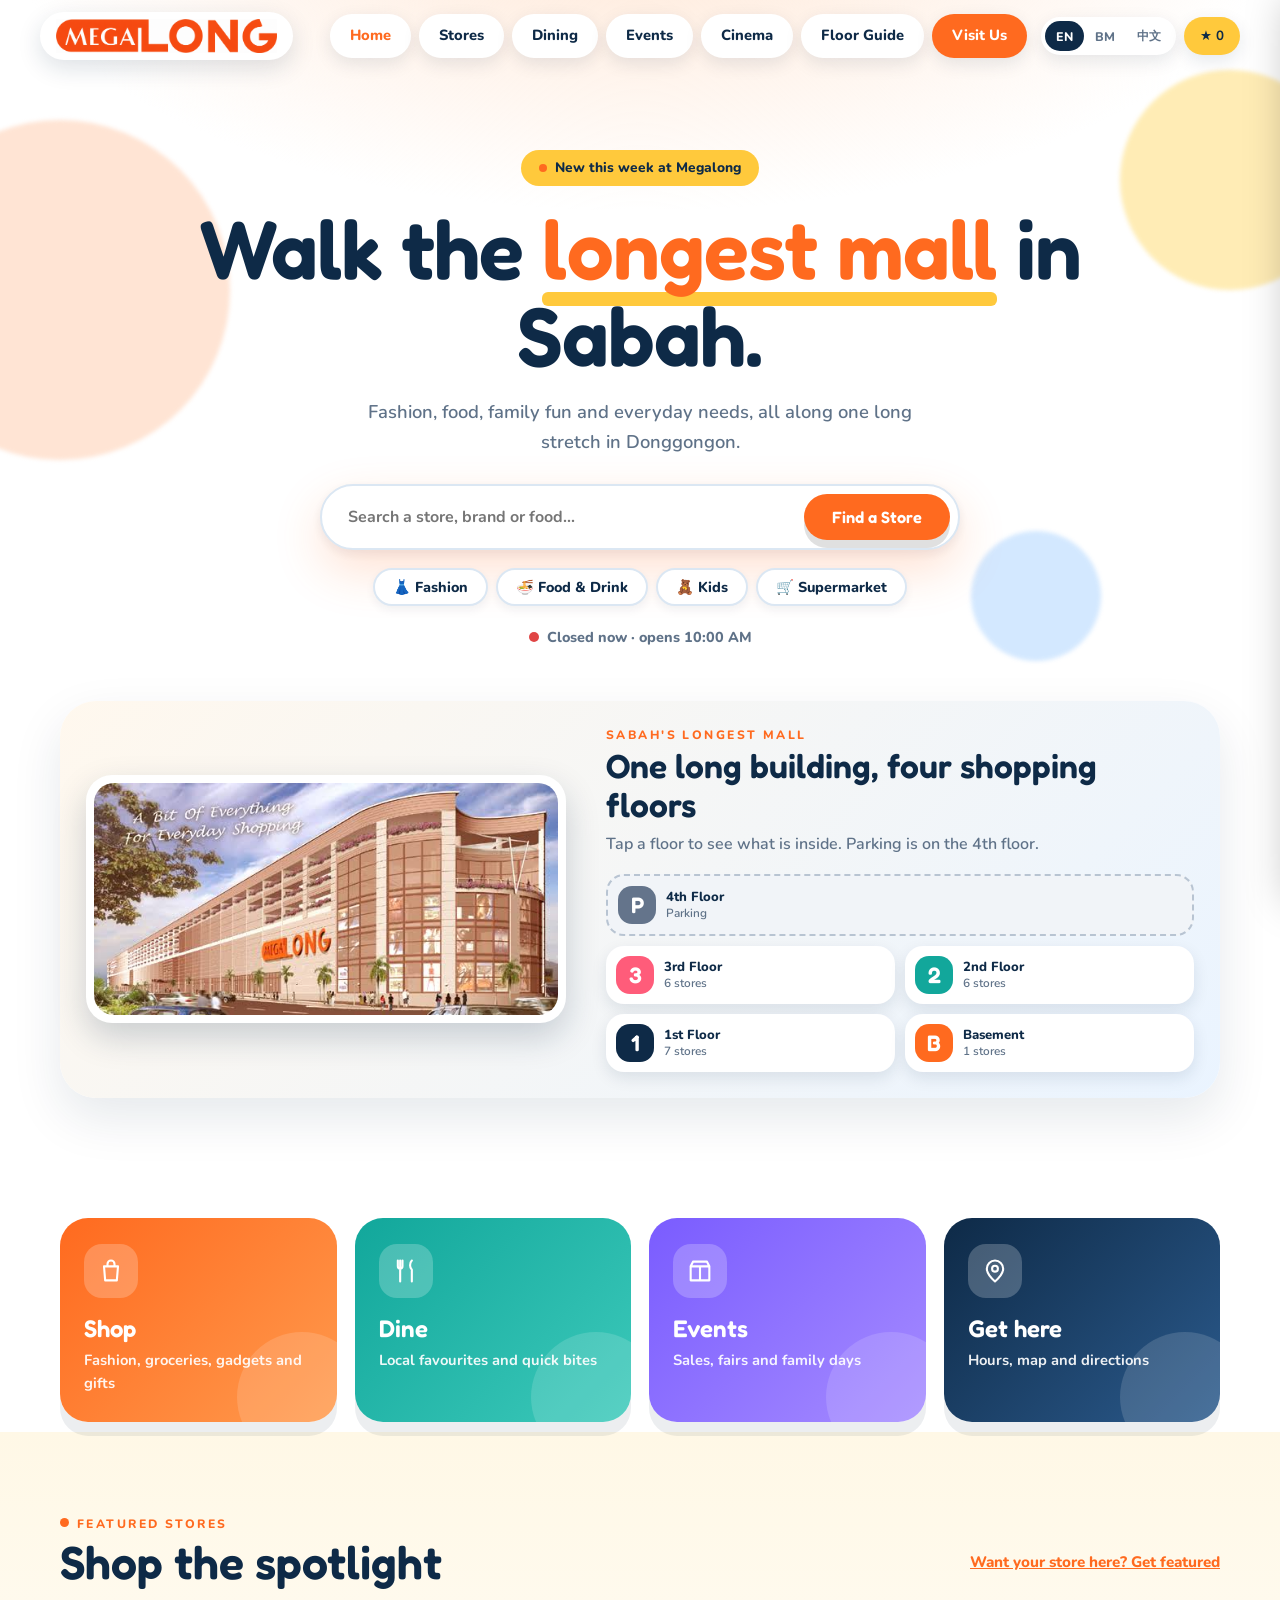
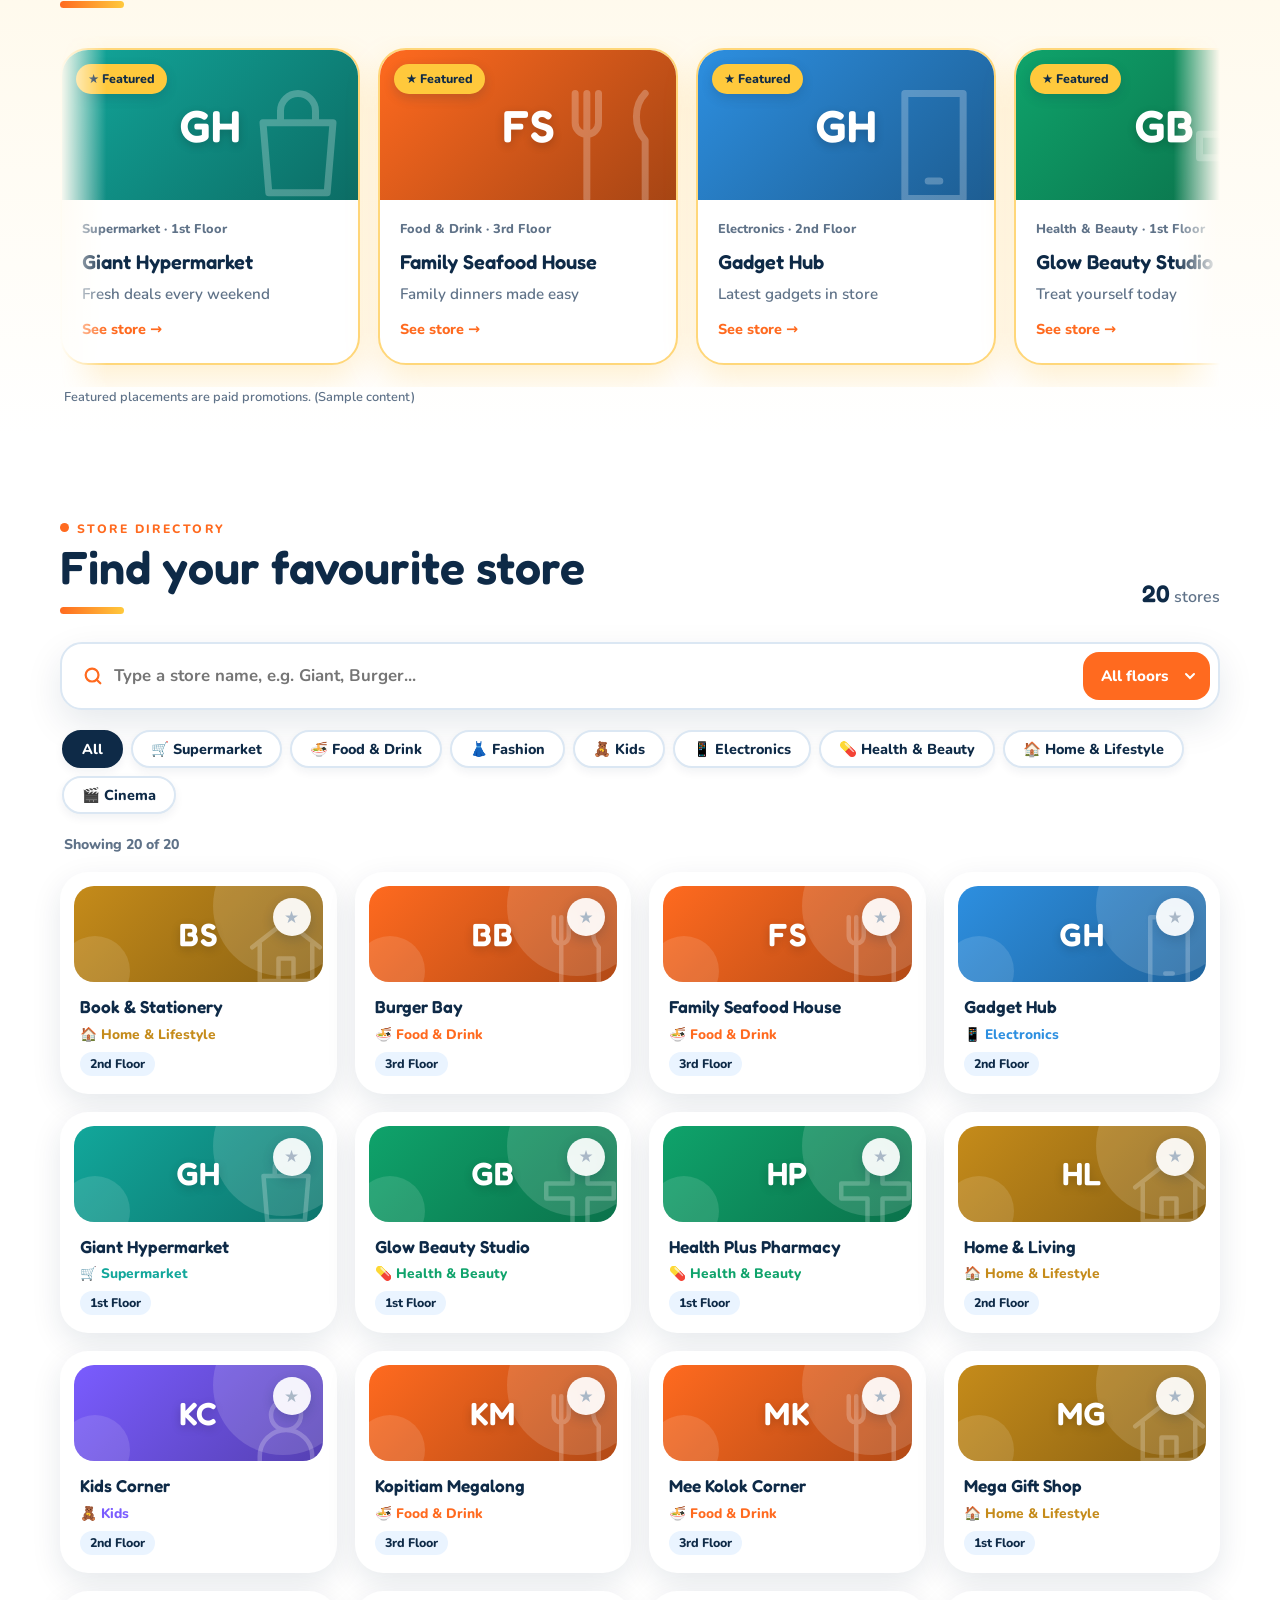
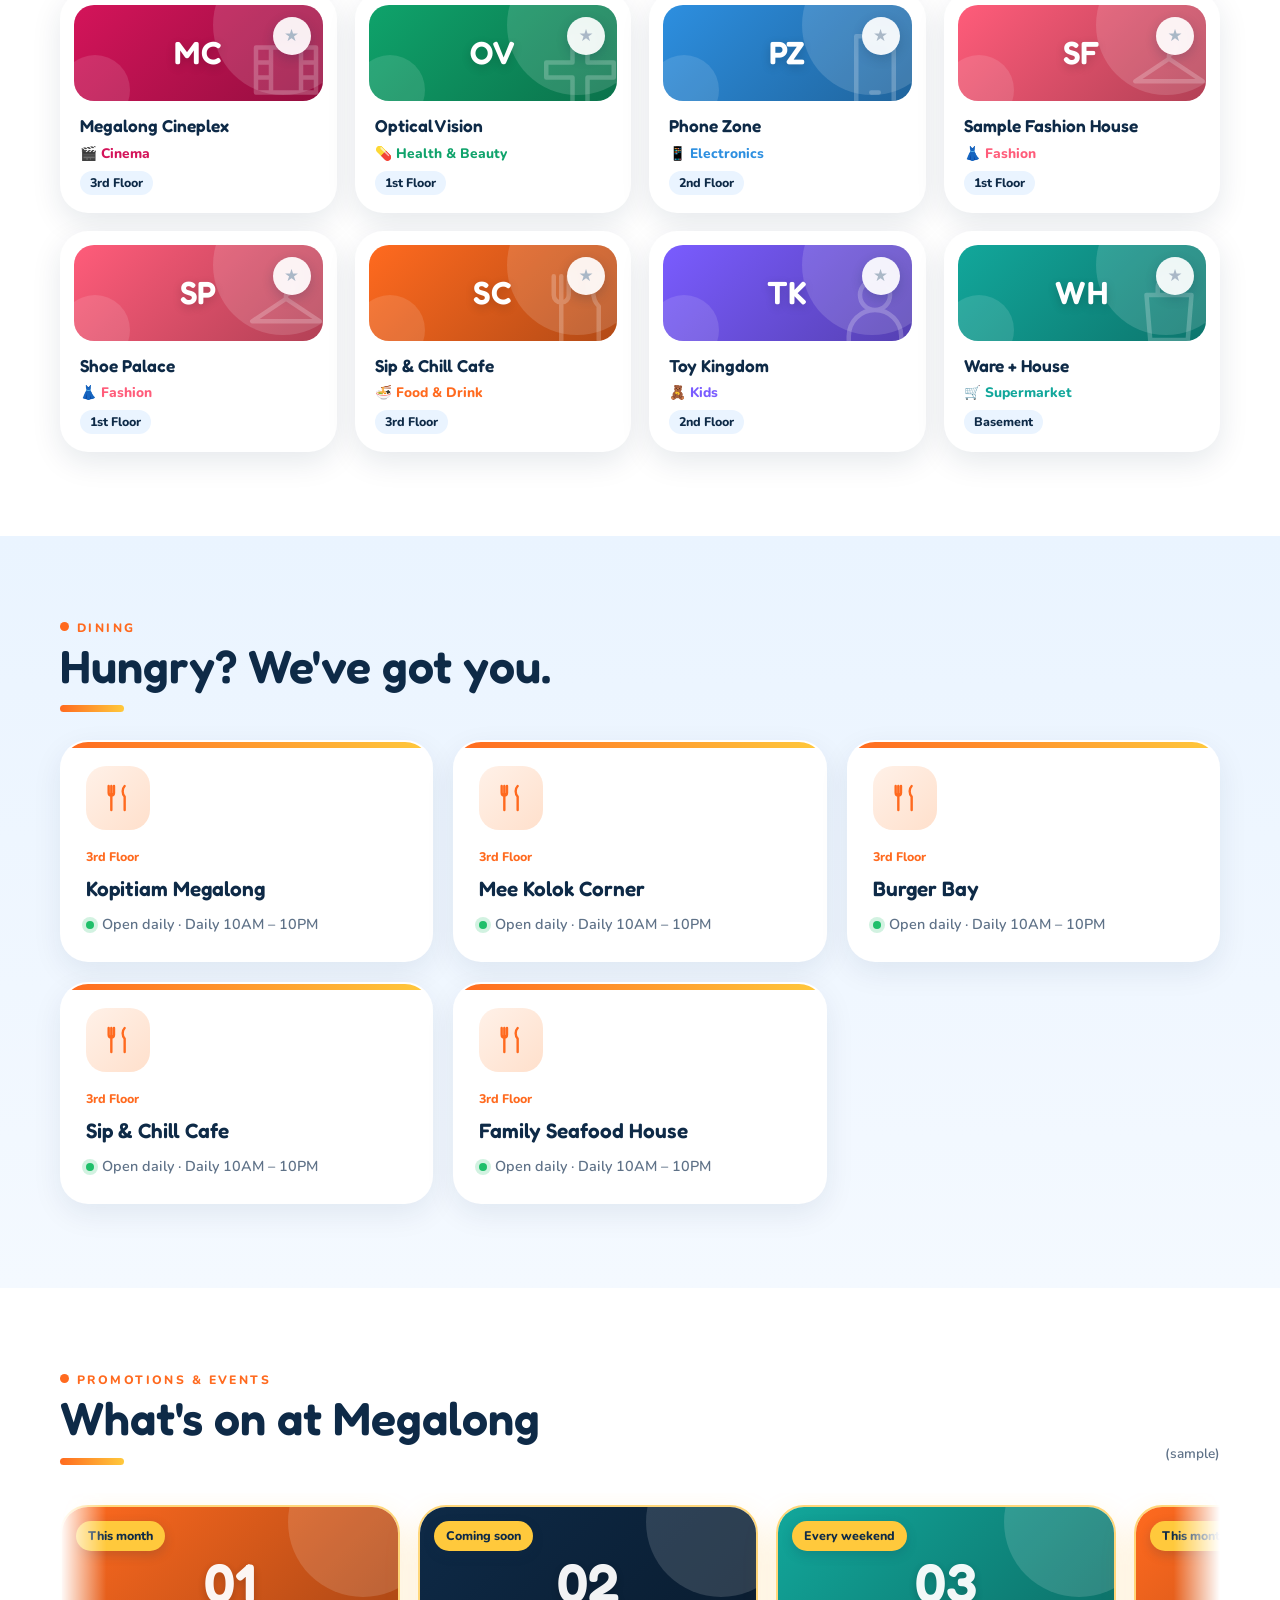
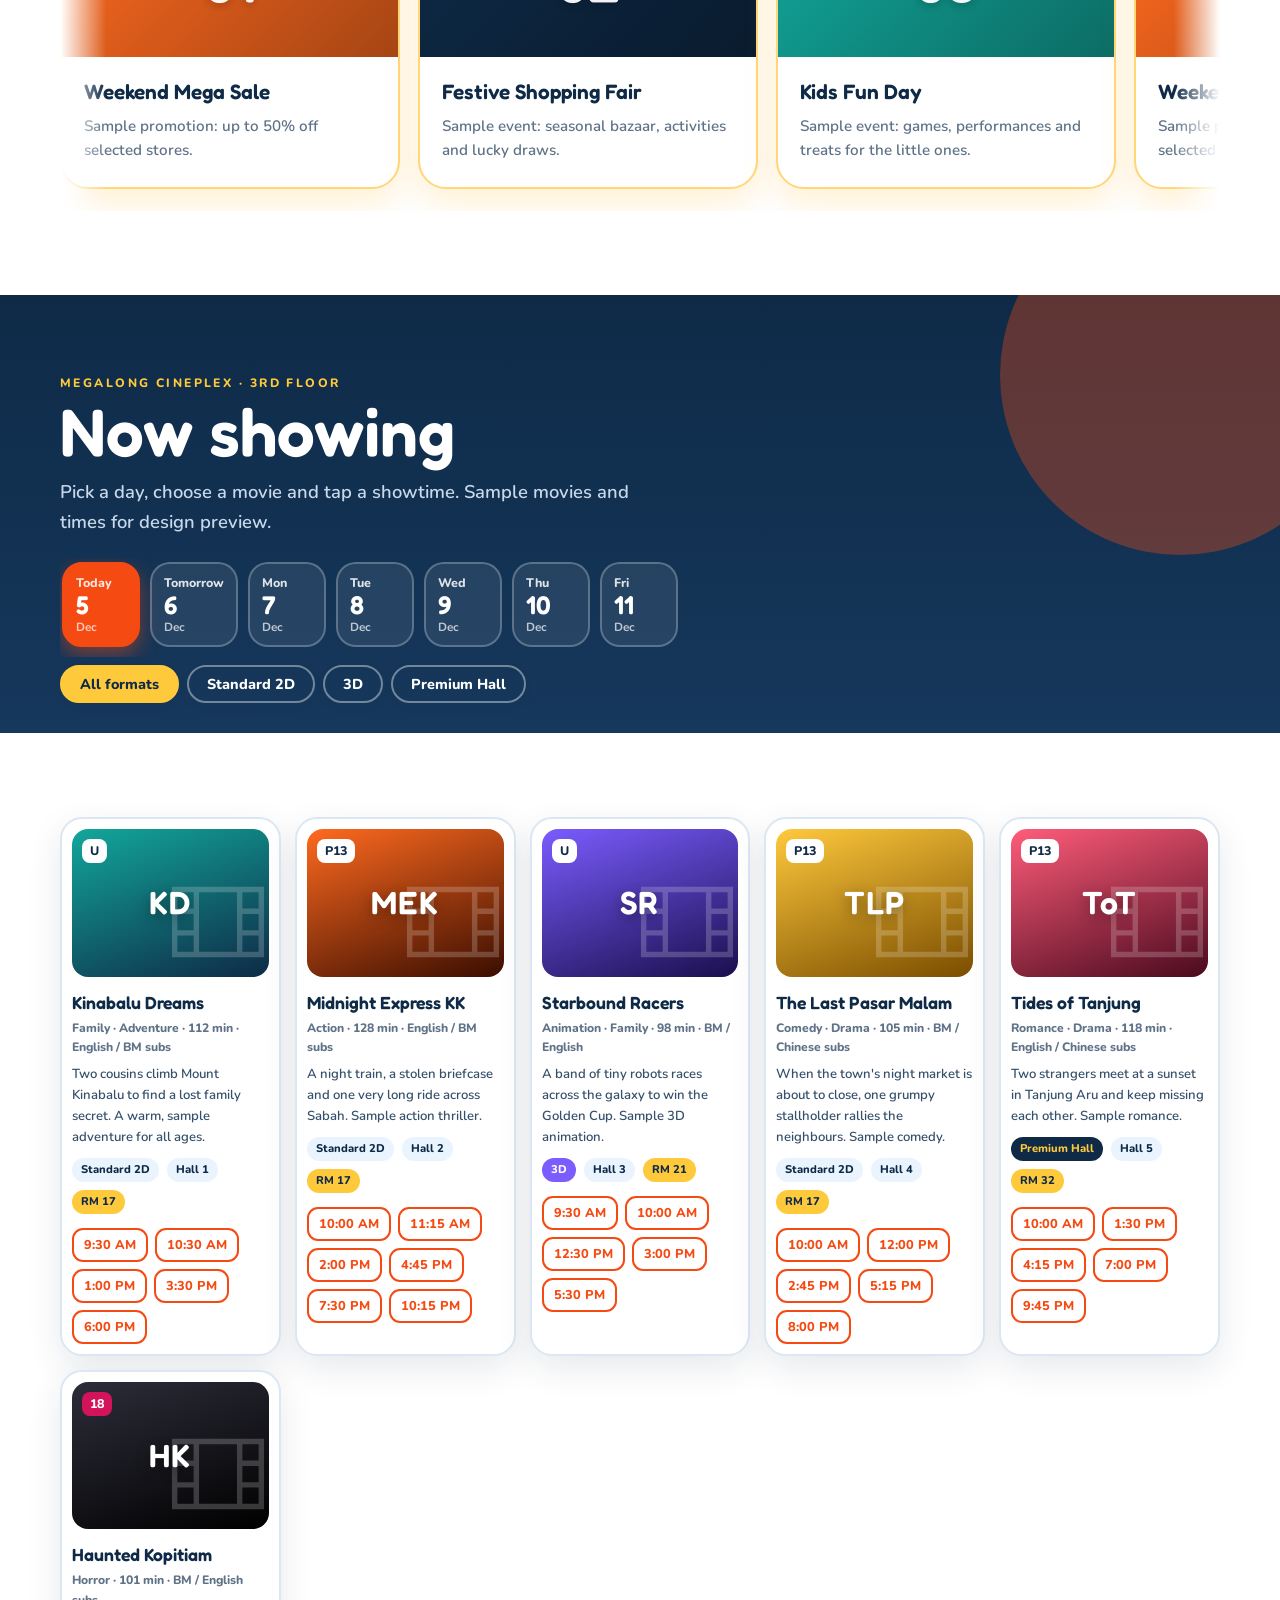
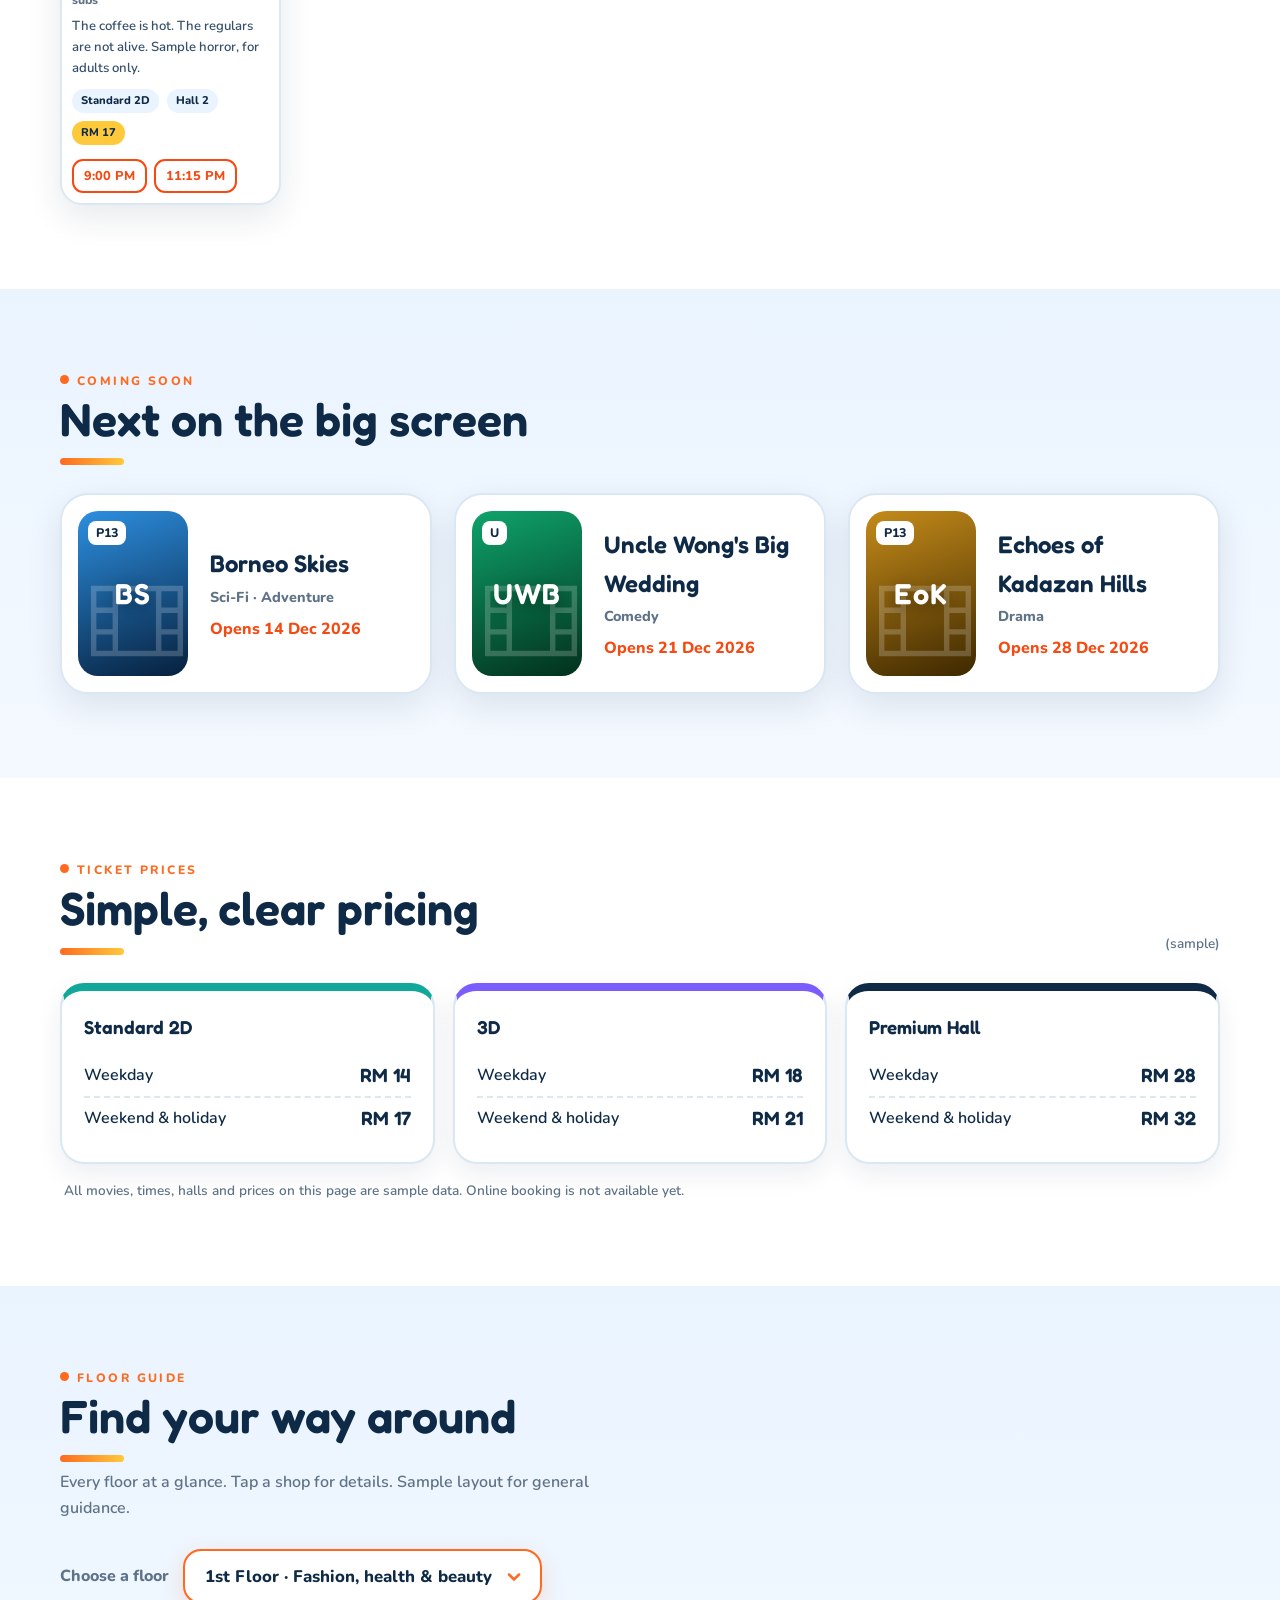
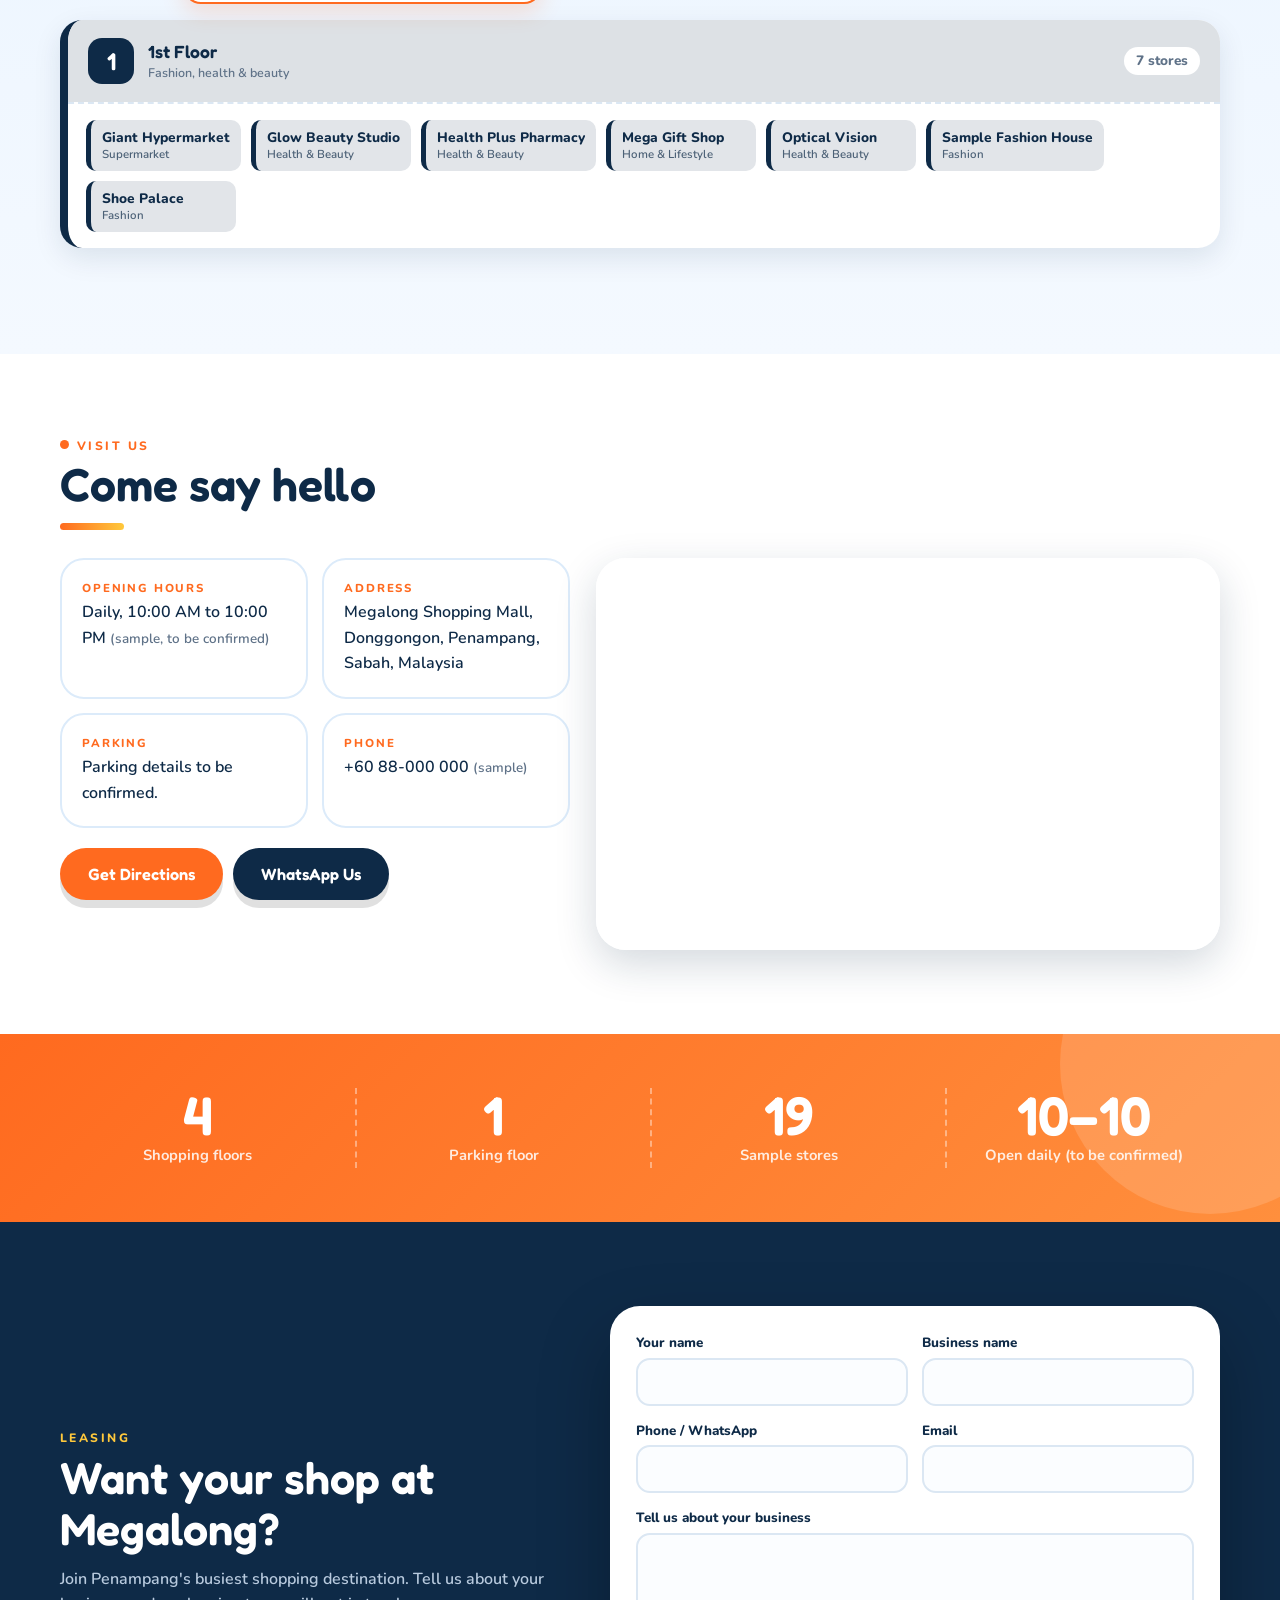
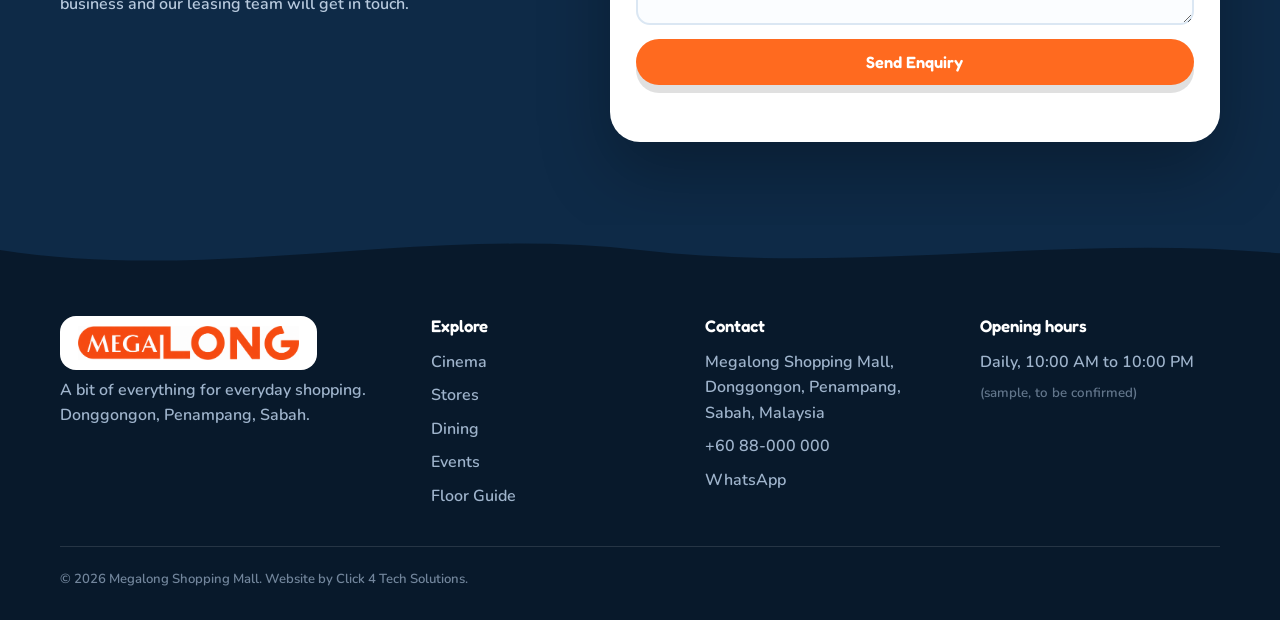
<file: index.html>
<!DOCTYPE html>
<html lang="en">
<head>
<meta charset="UTF-8">
<meta name="viewport" content="width=device-width, initial-scale=1">
<meta name="theme-color" content="#f54a12">
<title>Megalong Shopping Mall | Donggongon, Penampang</title>
<meta name="description" content="Megalong Shopping Mall, Donggongon Penampang. Find stores, dining, events and plan your visit to Sabah's longest mall.">
<script>if(location.pathname==="/megalong")location.replace("/megalong/"+location.search+location.hash)</script>
<link rel="preconnect" href="https://fonts.googleapis.com">
<link rel="preconnect" href="https://fonts.gstatic.com" crossorigin>
<link href="https://fonts.googleapis.com/css2?family=Fredoka:wght@400;500;600&family=Nunito:wght@400;600;700;800&display=swap" rel="stylesheet">
<link rel="icon" href="favicon.ico" sizes="48x48">
<link rel="icon" href="favicon-32.png" type="image/png" sizes="32x32">
<link rel="icon" href="favicon-192.png" type="image/png" sizes="192x192">
<link rel="apple-touch-icon" href="apple-touch-icon.png">
<link rel="stylesheet" href="style.css">
<link rel="stylesheet" href="cinema.css">
</head>
<body>
<header class="nav" id="nav">
  <a class="logo" href="#top" aria-label="Megalong Shopping Mall">
    <!-- PLACEHOLDER WORDMARK: replace with assets/logo.png when the real logo file is available -->
    <img class="lgimg" src="assets/megalong-logo.png" alt="Megalong" width="270" height="46">
  </a>
  <nav class="menu" id="menu">
    <a href="#top" data-i18n="d6.nav.home">Home</a>
    <a href="#stores" data-i18n="d6.nav.stores">Stores</a>
    <a href="#dining" data-i18n="d6.nav.dining">Dining</a>
    <a href="#events" data-i18n="d6.nav.events">Events</a>
    <a href="#cinema" data-i18n="d6.nav.cinema">Cinema</a>
    <a href="#plan" data-i18n="d6.nav.plan">Floor Guide</a>
    <a href="#visit" class="cta" data-i18n="d6.nav.visit">Visit Us</a>
  </nav>
  <div class="tools">
    <div class="lang" role="group" aria-label="Language"><button data-lang="en" class="on">EN</button><button data-lang="ms">BM</button><button data-lang="zh">中文</button></div>
    <button class="listbtn" id="listBtn" aria-label="My list">&#9733; <b id="listCount">0</b></button>
    <button class="burger" id="burger" aria-label="Menu" aria-expanded="false">&#9776;</button>
  </div>
</header>

<main id="top" data-v="home">
<section class="hero" data-page="home">
  <span class="blob b1"></span><span class="blob b2"></span><span class="blob b3"></span>
  <a class="newtag" href="#events"><span class="dot"></span><span data-i18n="d6.new">New this week at Megalong</span></a>
  <h1><span data-i18n="d6.h1a">Walk the</span> <em data-i18n="d6.h1b">longest mall</em> <span data-i18n="d6.h1c">in Sabah.</span></h1>
  <p class="sub" data-i18n="d6.sub">Fashion, food, family fun and everyday needs, all along one long stretch in Donggongon.</p>
  <form class="search" id="hform" autocomplete="off">
    <input id="hq" type="search" data-i18n-ph="d6.search" placeholder="Search a store, brand or food..." aria-label="Search a store">
    <button class="btn" type="submit" data-i18n="d6.find">Find a Store</button>
  </form>
  <div class="chips" id="hchips"></div>
  <div class="open-badge" id="openBadge"><i></i><span id="openText">&nbsp;</span></div>
</section>

<section class="long" aria-label="The building" data-page="home">
  <div class="wrap lgcard rv">
    <figure class="bld">
      <img src="assets/megalong-building.jpg" alt="Megalong Shopping Mall, a long curved building">
    </figure>
    <div class="lgtxt">
      <p class="eye" data-i18n="d6.lg.eye">Sabah's longest mall</p>
      <h2 data-i18n="d6.lg.h">One long building, four shopping floors</h2>
      <p class="lgp" data-i18n="d6.lg.p">Tap a floor to see what is inside. Parking is on the 4th floor.</p>
      <div class="ribbon" id="ribbon"></div>
    </div>
  </div>
</section>

<section class="sec intents rv" aria-label="Quick links" data-page="home">
  <div class="wrap igrid">
    <a class="it c1" href="#stores" data-pick="all"><i><svg viewBox="0 0 24 24"><path d="M6 8h12l-1 12H7L6 8Zm3 0V6a3 3 0 0 1 6 0v2"/></svg></i><b data-i18n="d6.i1">Shop</b><span data-i18n="d6.i1p">Fashion, groceries, gadgets and gifts</span></a>
    <a class="it c2" href="#dining"><i><svg viewBox="0 0 24 24"><path d="M7 3v8M5 3v5a2 2 0 0 0 4 0V3M7 11v10M17 3c-2 2-2 6 0 8v10"/></svg></i><b data-i18n="d6.i2">Dine</b><span data-i18n="d6.i2p">Local favourites and quick bites</span></a>
    <a class="it c3" href="#events"><i><svg viewBox="0 0 24 24"><path d="M4 8h16v12H4zM4 8l2-4h12l2 4M12 8v12"/></svg></i><b data-i18n="d6.i3">Events</b><span data-i18n="d6.i3p">Sales, fairs and family days</span></a>
    <a class="it c4" href="#visit"><i><svg viewBox="0 0 24 24"><path d="M12 21s7-6.2 7-11a7 7 0 1 0-14 0c0 4.8 7 11 7 11Zm0-8.5a2.5 2.5 0 1 0 0-5 2.5 2.5 0 0 0 0 5Z"/></svg></i><b data-i18n="d6.i4">Get here</b><span data-i18n="d6.i4p">Hours, map and directions</span></a>
  </div>
</section>

<section id="featured" class="sec feat" data-page="stores">
  <div class="wrap">
    <div class="sh rv"><div><p class="eye" data-i18n="d6.ft.eye">Featured stores</p><h2 data-i18n="d6.ft.h">Shop the spotlight</h2></div><a class="lnk ftcta" href="#leasing" data-i18n="d6.ft.cta">Want your store here? Get featured</a></div>
    <div class="ftrow" id="ftrow"></div>
    <p class="ftnote" data-i18n="d6.ft.note">Featured placements are paid promotions. (Sample content)</p>
  </div>
</section>

<section id="stores" class="sec" data-page="stores">
  <div class="wrap">
    <div class="sh rv"><div><p class="eye" data-i18n="d6.dir.eye">Store directory</p><h2 data-i18n="d6.dir.h">Find your favourite store</h2></div><span class="cnt"><b id="dcount">0</b> <span data-i18n="d6.count">stores</span></span></div>
    <div class="dtool rv">
      <label class="dsearch"><svg viewBox="0 0 24 24" aria-hidden="true"><circle cx="11" cy="11" r="7"/><path d="M20 20l-4-4"/></svg><input id="dq" type="search" autocomplete="off" data-i18n-ph="d6.dsearch2" placeholder="Type a store name, e.g. Giant, Burger..."><button type="button" id="dqx" aria-label="Clear" hidden>&times;</button></label>
      <label class="dzone"><select id="dzone" aria-label="Floor"></select></label>
    </div>
    <div class="fbar"><div class="chips" id="cchips"></div></div>
    <div class="dsum"><span id="dsum"></span><button type="button" id="dclear" class="lnk" hidden data-i18n="d6.reset">Clear filters</button></div>
    <div class="grid" id="dgrid"></div>
    <div class="none" id="dnone" hidden><h3 data-i18n="d6.none.h">No stores found</h3><p data-i18n="d6.none.p">Try a different spelling or clear the filters.</p><button class="btn" id="dreset" data-i18n="d6.reset">Clear filters</button></div>
  </div>
</section>

<section id="dining" class="sec blue" data-page="dining">
  <div class="wrap">
    <div class="sh rv"><div><p class="eye" data-i18n="d6.din.eye">Dining</p><h2 data-i18n="d6.din.h">Hungry? We've got you.</h2></div></div>
    <div class="dgrid" id="dining-grid"></div>
  </div>
</section>

<section id="events" class="sec" data-page="events">
  <div class="wrap">
    <div class="sh rv"><div><p class="eye" data-i18n="d6.ev.eye">Promotions & events</p><h2 data-i18n="d6.ev.h">What's on at Megalong</h2></div><span class="smp" data-i18n="sample">(sample)</span></div>
    <div class="ftrow evrow" id="eventGrid"></div>
  </div>
</section>

<div id="cinema" class="cinwrap" data-page="cinema">
<section class="cinhero">
  <div class="wrap">
    <p class="eye" data-i18n="d9.eye">Megalong Cineplex &middot; 3rd Floor</p>
    <h1 data-i18n="d9.h">Now showing</h1>
    <p class="sub" data-i18n="d9.sub">Pick a day, choose a movie and tap a showtime. Sample movies and times for design preview.</p>
    <div class="daybar" id="daybar" role="tablist"></div>
    <div class="chips fmt" id="fmtbar"></div>
  </div>
</section>
<section class="sec cinlist">
  <div class="wrap">
    <div class="movies" id="movies"></div>
    <div class="none" id="mnone" hidden><h3 data-i18n="d9.none">No movies for this format today</h3></div>
  </div>
</section>
<section class="sec blue">
  <div class="wrap">
    <div class="sh"><div><p class="eye" data-i18n="d9.soon.eye">Coming soon</p><h2 data-i18n="d9.soon.h">Next on the big screen</h2></div></div>
    <div class="movies soon" id="soon"></div>
  </div>
</section>
<section class="sec">
  <div class="wrap">
    <div class="sh"><div><p class="eye" data-i18n="d9.pr.eye">Ticket prices</p><h2 data-i18n="d9.pr.h">Simple, clear pricing</h2></div><span class="smp" data-i18n="sample">(sample)</span></div>
    <div class="prgrid" id="prices"></div>
    <p class="cinnote" data-i18n="d9.note">All movies, times, halls and prices on this page are sample data. Online booking is not available yet.</p>
  </div>
</section>
</div>

<section id="plan" class="sec blue" data-page="plan">
  <div class="wrap">
    <div class="sh rv"><div><p class="eye" data-i18n="d6.plan.eye">Floor guide</p><h2 data-i18n="d6.plan.h">Find your way around</h2><p class="lede" data-i18n="d6.plan.p">Pick a level, then tap a shop for details. Sample layout for general guidance.</p></div></div>
    <div class="planwrap"><div class="plan" id="plangrid"></div></div>
  </div>
</section>

<section id="visit" class="sec" data-page="visit">
  <div class="wrap">
    <div class="sh rv"><div><p class="eye" data-i18n="d6.vi.eye">Visit us</p><h2 data-i18n="d6.vi.h">Come say hello</h2></div></div>
    <div class="vgrid">
      <div class="vcards">
        <div class="vc"><small data-i18n="visit.hours">Opening hours</small><p><span data-i18n="hoursText"></span> <em data-i18n="tbc"></em></p></div>
        <div class="vc"><small data-i18n="visit.addr">Address</small><p data-i18n="addr.v"></p></div>
        <div class="vc"><small data-i18n="d6.park">Parking</small><p data-i18n="d6.parkp">Parking details to be confirmed.</p></div>
        <div class="vc"><small data-i18n="visit.phone">Phone</small><p>+60 88-000 000 <em data-i18n="sample"></em></p></div>
        <div class="vbtns"><a class="btn" target="_blank" rel="noopener" href="https://www.google.com/maps/search/?api=1&query=Megalong+Mall+Donggongon+Penampang" data-i18n="d6.dir">Get Directions</a><a class="btn alt" target="_blank" rel="noopener" href="https://wa.me/60120000000" data-i18n="d6.wa">WhatsApp Us</a></div>
      </div>
      <div class="vmap"><iframe title="Map of Megalong Shopping Mall, Donggongon" loading="lazy" referrerpolicy="no-referrer-when-downgrade" src="https://www.google.com/maps?q=Megalong+Mall+Donggongon+Penampang&output=embed"></iframe></div>
    </div>
  </div>
</section>

<section class="stats" aria-label="At a glance" data-page="home">
  <div class="wrap sgrid">
    <div><b data-count="4" id="st1">4</b><span data-i18n="d6.st1">Shopping floors</span></div>
    <div><b data-count="1" id="st2">1</b><span data-i18n="d6.st2">Parking floor</span></div>
    <div><b data-count="20" id="st3">20</b><span data-i18n="d6.st3">Sample stores</span></div>
    <div><b>10–10</b><span data-i18n="d6.st4">Open daily (to be confirmed)</span></div>
  </div>
</section>

<section id="leasing" class="sec lease" data-page="visit">
  <div class="wrap lgrid">
    <div><p class="eye" data-i18n="d6.le.eye">Leasing</p><h2 data-i18n="d6.le.h">Want your shop at Megalong?</h2><p class="lede" data-i18n="d6.le.p">Join Penampang's busiest shopping destination. Tell us about your business and our leasing team will get in touch.</p></div>
    <form class="lform" id="lform" novalidate>
      <label><span data-i18n="d6.le.name">Your name</span><input id="lname" autocomplete="name"></label>
      <label><span data-i18n="d6.le.biz">Business name</span><input id="lbiz"></label>
      <label><span data-i18n="d6.le.phone">Phone / WhatsApp</span><input id="lphone" inputmode="tel" autocomplete="tel"></label>
      <label><span data-i18n="d6.le.mail">Email</span><input id="lmail" type="email" autocomplete="email"></label>
      <label class="full"><span data-i18n="d6.le.msg">Tell us about your business</span><textarea id="lmsg" rows="3"></textarea></label>
      <button class="btn" type="submit" data-i18n="d6.le.send">Send Enquiry</button>
      <p class="fmsg" id="fmsg" role="status"></p>
    </form>
  </div>
</section>
</main>

<div class="smodal" id="smodal" hidden role="dialog" aria-modal="true" aria-labelledby="smName">
  <div class="sbox">
    <button class="sclose" id="sclose" aria-label="Close">&times;</button>
    <div class="shead"><span class="smono" id="smMono"></span><div><h3 id="smName"></h3><p id="smCat"></p></div></div>
    <div class="szone" id="smZone"></div>
    <dl class="sdl"><dt data-i18n="d6.m.loc">Location</dt><dd id="smLoc"></dd><dt data-i18n="visit.hours">Opening hours</dt><dd><span data-i18n="hoursShort"></span> <em data-i18n="tbc"></em></dd></dl>
    <div class="sact" id="smAct"></div>
  </div>
</div>

<div class="smodal" id="tmodal" hidden role="dialog" aria-modal="true" aria-labelledby="tmTitle">
  <div class="sbox tbox"><button class="sx" id="tclose" aria-label="Close">&times;</button>
    <div class="tm-h"><div class="tm-poster" id="tmPoster"></div><div><h3 id="tmTitle"></h3><p id="tmMeta"></p></div></div>
    <dl class="sdl" id="tmInfo"></dl>
    <div class="sact"><a class="btn" id="tmWa" target="_blank" rel="noopener" data-i18n="d9.enq">Enquire on WhatsApp</a></div>
    <p class="cinnote" data-i18n="d9.soonbook">Online booking is coming soon.</p>
  </div>
</div>
<footer class="footer">
  <svg class="fwave" viewBox="0 0 1440 60" preserveAspectRatio="none" aria-hidden="true"><path d="M0,30 C240,70 480,0 720,30 C960,60 1200,10 1440,34 L1440,0 L0,0Z"/></svg>
  <div class="wrap fcols">
    <div><span class="flogo"><img src="assets/megalong-logo.png" alt="Megalong" width="270" height="46"></span><p data-i18n="foot.p"></p></div>
    <div><h4 data-i18n="d6.f.explore">Explore</h4><a href="#cinema" data-i18n="d6.nav.cinema">Cinema</a><a href="#stores" data-i18n="d6.nav.stores">Stores</a><a href="#dining" data-i18n="d6.nav.dining">Dining</a><a href="#events" data-i18n="d6.nav.events">Events</a><a href="#plan" data-i18n="d6.nav.plan">Floor Guide</a></div>
    <div><h4 data-i18n="d6.f.contact">Contact</h4><span data-i18n="addr.v"></span><a href="tel:+6088000000">+60 88-000 000</a><a href="https://wa.me/60120000000" target="_blank" rel="noopener">WhatsApp</a></div>
    <div><h4 data-i18n="visit.hours">Opening hours</h4><span data-i18n="hoursText"></span><small data-i18n="tbc"></small></div>
  </div>
  <div class="wrap legal">&copy; <span id="yr"></span> Megalong Shopping Mall. Website by Click 4 Tech Solutions.</div>
</footer>
<div class="actionbar"><a href="tel:+6088000000" data-i18n="bar.call">Call</a><a href="https://wa.me/60120000000" target="_blank" rel="noopener">WhatsApp</a><a href="https://www.google.com/maps/search/?api=1&query=Megalong+Mall+Donggongon+Penampang" target="_blank" rel="noopener" data-i18n="bar.go">Directions</a></div>
<script src="common.js"></script>
<script src="cinema.js"></script>
<script src="app.js"></script>
<script src="pages.js"></script>
</body>
</html>
</file>
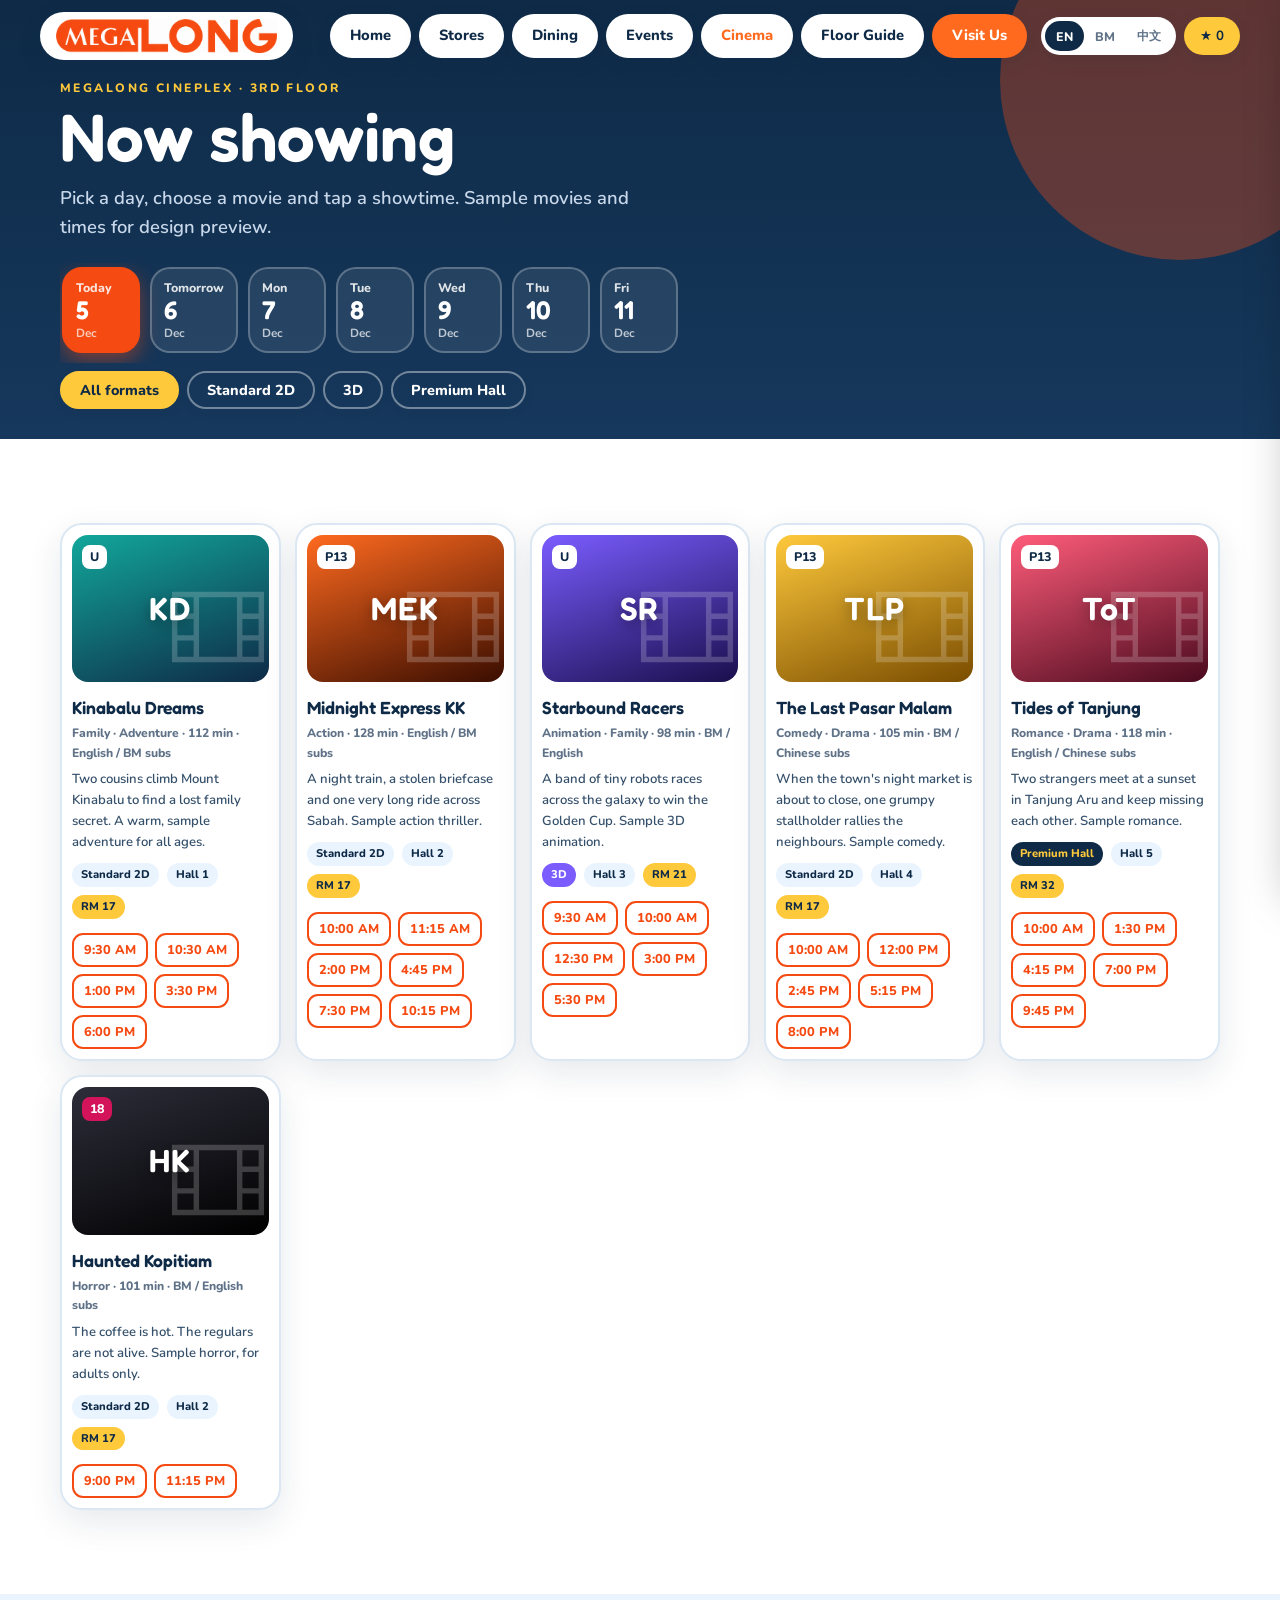
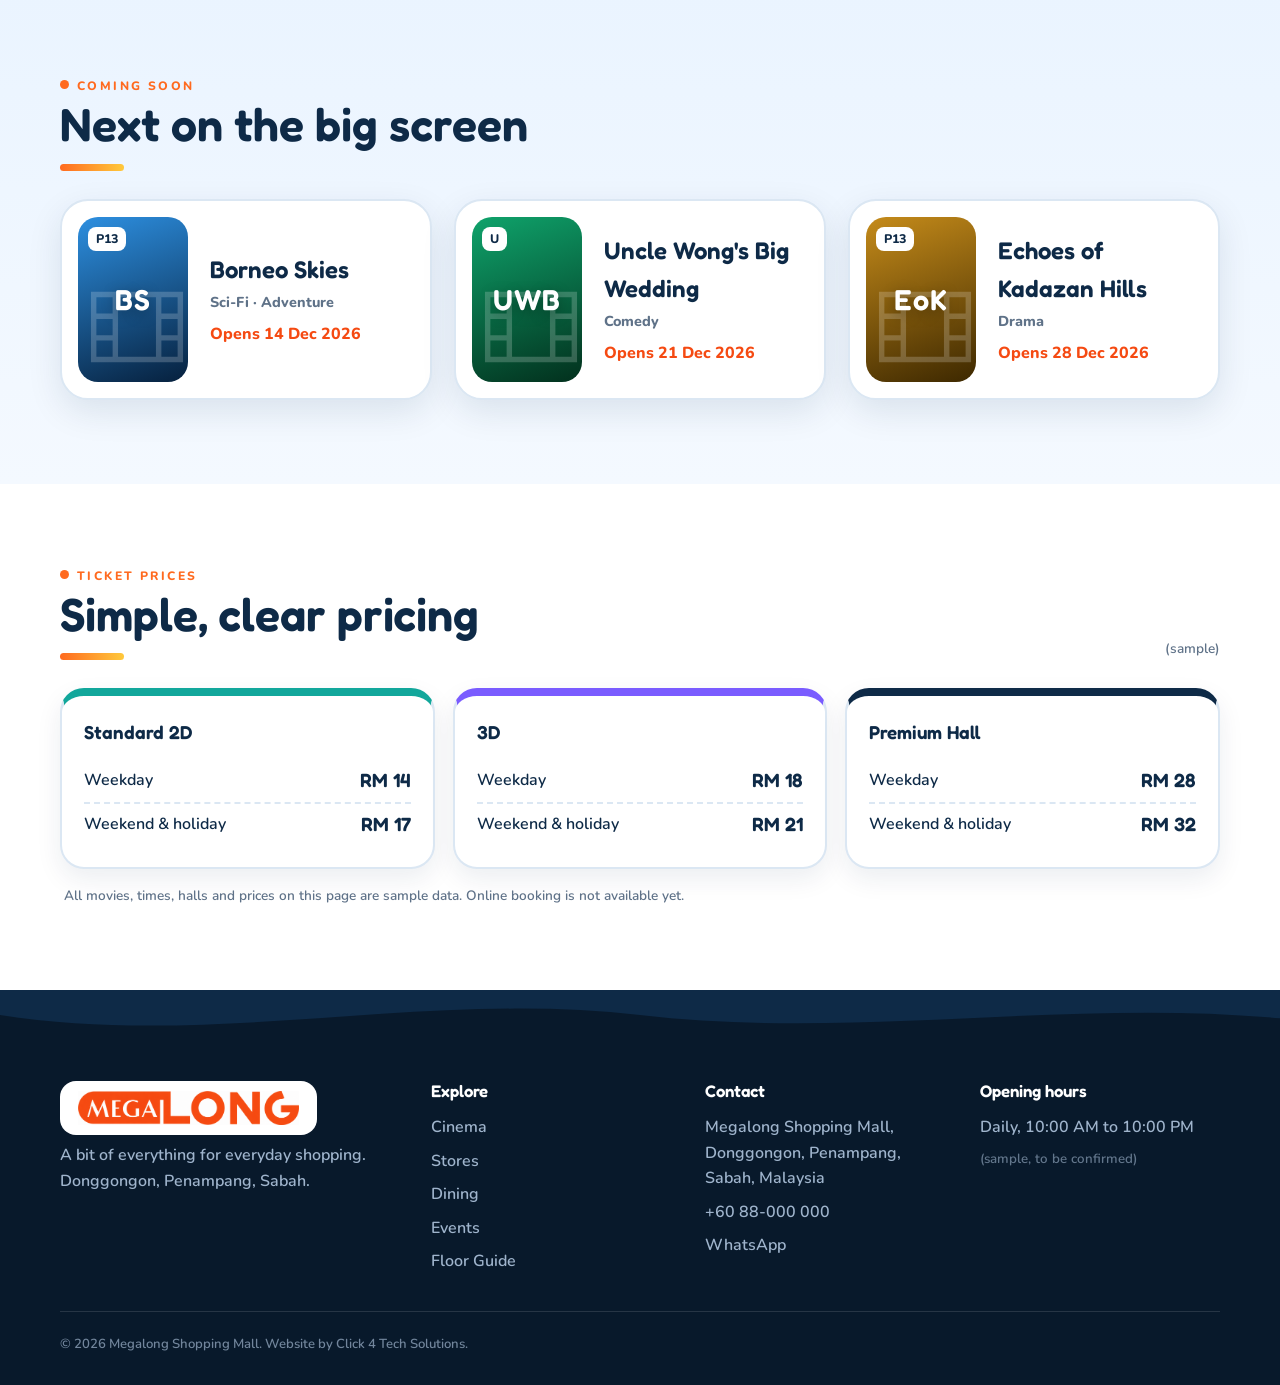
<file: cinema.html>
<!DOCTYPE html><html lang="en"><head><meta charset="UTF-8"><title>Megalong Cineplex</title><meta http-equiv="refresh" content="0;url=./#cinema"><script>location.replace("./#cinema")</script></head><body><a href="./#cinema">Megalong Cineplex</a></body></html>
</file>
<file: style.css>
:root{
  --navy:#0e2a47; --navy2:#1b4167; --or:#ff6a1f; --or-d:#e5560d; --yl:#ffc93c; --sky:#eaf4ff; --white:#fff; --muted:#5f7288; --line:#dbe7f3;
  --ml-bg:#ffffff; --ml-text:#0e2a47; --ml-accent:#ff6a1f; --ml-accent-text:#ffffff; --ml-line:#dbe7f3; --ml-radius:20px; --ml-font:Nunito,system-ui,sans-serif;
}
*{box-sizing:border-box;margin:0;padding:0}
html{scroll-behavior:smooth;scroll-padding-top:96px}
body{font-family:Nunito,"PingFang SC","Microsoft YaHei",system-ui,sans-serif;font-weight:600;color:var(--navy);background:#fff;line-height:1.6;overflow-x:hidden}
img{max-width:100%;display:block}a{color:inherit;text-decoration:none}button,input,textarea,select{font-family:inherit}button{cursor:pointer;color:inherit}
h1,h2,h3,.wm,.btn,.cnt b{font-family:Fredoka,"PingFang SC","Microsoft YaHei",sans-serif;font-weight:600}
.wrap{width:min(1160px,100% - 40px);margin-inline:auto}
.sec{padding:84px 0}.sec.blue{background:var(--sky)}
.eye{font:800 .76rem Nunito,sans-serif;letter-spacing:.2em;text-transform:uppercase;color:var(--or)}
.sh{display:flex;justify-content:space-between;align-items:flex-end;gap:20px;margin-bottom:28px}
.sh h2{font-size:clamp(1.9rem,4.2vw,2.9rem);line-height:1.15;margin-top:4px}
.lede{color:var(--muted);margin-top:8px;max-width:560px}
.cnt{color:var(--muted)}.cnt b{font-size:1.5rem;color:var(--navy)}.smp{color:var(--muted);font-size:.85rem}

/* nav */
.nav{position:fixed;z-index:60;top:12px;left:50%;transform:translateX(-50%);width:min(1200px,100% - 24px);display:flex;align-items:center;gap:14px;justify-content:space-between}
.logo{display:flex;align-items:center;gap:8px;background:#fff;padding:7px 18px 7px 8px;border-radius:999px;box-shadow:0 8px 24px rgba(14,42,71,.14)}
.lg{width:40px;height:40px;border-radius:50%;background:var(--or);color:#fff;display:grid;place-items:center;font:600 1.35rem Fredoka,sans-serif}
.wm{font-size:1.4rem}
.menu{display:flex;gap:8px;margin-left:auto}
.menu a{background:#fff;padding:10px 20px;border-radius:999px;box-shadow:0 6px 18px rgba(14,42,71,.1);font-weight:800;font-size:.92rem;transition:.2s}
.menu a:hover{transform:translateY(-2px);color:var(--or)}
.menu a.cta{background:var(--or);color:#fff}.menu a.cta:hover{background:var(--or-d);color:#fff}
.tools{display:flex;gap:8px;align-items:center}
.lang{display:flex;background:#fff;border-radius:999px;padding:4px;box-shadow:0 6px 18px rgba(14,42,71,.1)}
.lang button{border:0;background:none;padding:6px 11px;border-radius:999px;font-weight:800;font-size:.78rem;color:var(--muted)}
.lang button.on{background:var(--navy);color:#fff}
.listbtn{border:0;background:var(--yl);border-radius:999px;padding:10px 16px;font-weight:800;box-shadow:0 6px 18px rgba(14,42,71,.1)}
.burger{display:none;border:0;background:#fff;border-radius:50%;width:42px;height:42px;font-size:1.2rem;box-shadow:0 6px 18px rgba(14,42,71,.1)}

/* hero */
.hero{text-align:center;padding:150px 20px 40px;background:radial-gradient(900px 400px at 50% -10%,#ffe9d9,transparent 70%),#fff;position:relative}
.newtag{display:inline-flex;align-items:center;gap:8px;background:var(--yl);padding:7px 18px;border-radius:999px;font-weight:800;font-size:.86rem;margin-bottom:20px}
.newtag .dot{width:8px;height:8px;border-radius:50%;background:var(--or);animation:pulse 1.6s infinite}
@keyframes pulse{50%{transform:scale(1.7);opacity:.5}}
.hero h1{font-size:clamp(2.5rem,7vw,5.2rem);line-height:1.04;max-width:900px;margin:0 auto 18px;letter-spacing:-.01em}
.hero h1 em{font-style:normal;color:var(--or);position:relative;white-space:nowrap}
.hero h1 em::after{content:"";position:absolute;left:0;right:0;bottom:-.08em;height:.16em;border-radius:6px;background:var(--yl);z-index:-1}
.sub{max-width:600px;margin:0 auto 28px;font-size:1.15rem;color:var(--muted)}
.search{display:flex;gap:8px;max-width:640px;margin:0 auto 18px;background:#fff;border-radius:999px;padding:8px;box-shadow:0 16px 40px rgba(14,42,71,.16);border:2px solid var(--line)}
.search:focus-within{border-color:var(--or)}
.search input{flex:1;min-width:0;border:0;outline:none;padding:0 18px;font:700 1rem Nunito,sans-serif;color:var(--navy);background:none}
.btn{display:inline-block;background:var(--or);color:#fff;border:0;border-radius:999px;padding:13px 28px;font-size:1.02rem;transition:.2s;box-shadow:0 8px 0 rgba(0,0,0,.12)}
.btn:hover{transform:translateY(-2px);background:var(--or-d)}.btn:active{transform:translateY(3px);box-shadow:0 3px 0 rgba(0,0,0,.12)}
.btn.alt{background:var(--navy)}.btn.alt:hover{background:var(--navy2)}
.chips{display:flex;flex-wrap:wrap;gap:8px;justify-content:center}
.chip{border:2px solid var(--line);background:#fff;border-radius:999px;padding:7px 18px;font-weight:800;font-size:.9rem;transition:.2s}
.chip:hover{border-color:var(--or);color:var(--or)}.chip.on{background:var(--navy);border-color:var(--navy);color:#fff}
.open-badge{display:inline-flex;align-items:center;gap:8px;margin-top:20px;font-weight:800;font-size:.9rem;color:var(--muted)}
.open-badge i{width:10px;height:10px;border-radius:50%;background:#aaa}.open-badge.open i{background:#1fbf6a;box-shadow:0 0 0 4px rgba(31,191,106,.25)}.open-badge.closed i{background:#e04545}

/* long building band */
.long{position:relative;padding:10px 0 60px;background:#fff;display:flex;flex-direction:column;align-items:center}
.bld{order:1;position:relative;z-index:2;width:min(760px,90%);background:#fff;padding:12px;border-radius:30px;box-shadow:0 26px 60px rgba(14,42,71,.28)}
.bld img{width:100%;border-radius:20px;aspect-ratio:2/1;object-fit:cover}
.bld figcaption{position:absolute;right:26px;bottom:24px;font-size:.72rem;background:rgba(14,42,71,.7);color:#fff;padding:2px 12px;border-radius:999px}
.road{order:2;width:100%;height:110px;margin-top:-56px;background:var(--navy);border-top:6px solid var(--yl);position:relative}
.road::after{content:"";position:absolute;left:0;right:0;top:62%;height:4px;background:repeating-linear-gradient(90deg,#fff 0 30px,transparent 30px 60px);opacity:.5}
.road .tag{display:none}
.ribbon{order:3;width:min(1160px,100% - 40px);display:grid;grid-template-columns:repeat(6,1fr);gap:12px;margin-top:-34px;position:relative;z-index:3}
.zr{border:0;background:#fff;border-radius:22px;padding:14px 12px;text-align:left;box-shadow:0 10px 26px rgba(14,42,71,.14);transition:.25s;display:flex;align-items:center;gap:10px}
.zr:hover{transform:translateY(-6px);box-shadow:0 18px 34px rgba(255,106,31,.25)}
.zr b{font:600 1.7rem Fredoka,sans-serif;width:44px;height:44px;border-radius:14px;display:grid;place-items:center;color:#fff;background:var(--c);flex:none}
.zr span{font-size:.82rem;line-height:1.25;font-weight:800}.zr small{display:block;font-weight:600;color:var(--muted);font-size:.74rem}

/* directory */
.fbar{display:grid;gap:12px;margin-bottom:26px}.fbar .chips{justify-content:flex-start}
.chip.z{border-radius:12px;padding:6px 14px}
.grid{display:grid;grid-template-columns:repeat(3,1fr);gap:20px}
.card{background:#fff;border-radius:26px;padding:16px 16px 18px;box-shadow:0 10px 30px rgba(14,42,71,.1);border:2px solid transparent;transition:.25s;cursor:pointer;position:relative;text-align:left}
.card:hover,.card:focus-visible{transform:translateY(-6px) rotate(-.4deg);border-color:var(--or);outline:none}
.tile{height:112px;border-radius:18px;background:var(--c);display:grid;place-items:center;color:#fff;font:600 2.5rem Fredoka,sans-serif;margin-bottom:14px;position:relative;overflow:hidden}
.tile::before{content:"";position:absolute;width:140px;height:140px;border-radius:50%;background:rgba(255,255,255,.14);right:-30px;top:-50px}
.tile::after{content:"";position:absolute;width:70px;height:70px;border-radius:50%;background:rgba(255,255,255,.12);left:-14px;bottom:-24px}
.card h3{font-size:1.2rem;line-height:1.25;margin-bottom:6px}
.meta{display:flex;justify-content:space-between;gap:10px;color:var(--muted);font-size:.86rem}
.star{position:absolute;right:26px;top:26px;width:38px;height:38px;border-radius:50%;border:0;background:#fff;color:#aab8c7;font-size:1.05rem;box-shadow:0 4px 12px rgba(14,42,71,.2);z-index:2;transition:.2s}
.star:hover{color:var(--or);transform:scale(1.12)}.star.on{background:var(--yl);color:var(--navy)}
.none{text-align:center;border:3px dashed var(--line);border-radius:28px;padding:48px 20px}.none[hidden]{display:none}.none p{color:var(--muted);margin:6px 0 18px}

/* dining */
.dgrid{display:grid;grid-template-columns:repeat(3,1fr);gap:20px}
.dc{background:#fff;border-radius:26px;padding:24px;box-shadow:0 10px 30px rgba(14,42,71,.08);transition:.25s;cursor:pointer;text-align:left;border:2px solid transparent;position:relative}
.dc:hover{transform:translateY(-6px);border-color:var(--yl)}
.dc .em{width:64px;height:64px;border-radius:20px;background:#fff1e8;display:grid;place-items:center;font-size:2rem;margin-bottom:14px}
.dc small{color:var(--or);font-weight:800;font-size:.78rem}.dc h3{font-size:1.3rem;margin:2px 0 6px}.dc p{color:var(--muted);font-size:.9rem}

/* events */
.elist{display:grid;gap:14px}
.er{display:grid;grid-template-columns:150px 1fr;gap:22px;align-items:center;background:#fff;border-radius:24px;padding:18px 26px;box-shadow:0 10px 26px rgba(14,42,71,.08);border-left:10px solid var(--c);transition:.25s}
.er:hover{transform:translateX(8px)}
.er .when{font:600 1.05rem Fredoka,sans-serif;color:var(--c)}.er h3{font-size:1.25rem}.er p{color:var(--muted);font-size:.92rem}

/* plan */
.lvtabs{display:flex;gap:8px;margin-bottom:18px;flex-wrap:wrap}
.planwrap{overflow-x:auto;padding-bottom:10px}
.plan{display:grid;grid-template-columns:repeat(6,minmax(170px,1fr));gap:0;min-width:1040px;background:#fff;border-radius:26px;box-shadow:0 14px 40px rgba(14,42,71,.12);overflow:hidden}
.pz{padding:18px 14px 20px;border-right:2px dashed var(--line);min-height:300px}.pz:last-child{border:0}
.pz h4{display:flex;align-items:center;gap:8px;font:600 1rem Fredoka,sans-serif;margin-bottom:12px}
.pz h4 b{width:34px;height:34px;border-radius:11px;color:#fff;background:var(--c);display:grid;place-items:center;font-size:1.1rem}
.pz h4 small{display:block;font:600 .72rem Nunito,sans-serif;color:var(--muted)}
.shop{display:block;width:100%;text-align:left;border:0;background:color-mix(in srgb,var(--c) 12%,#fff);border-left:5px solid var(--c);border-radius:10px;padding:9px 11px;margin-bottom:8px;font-weight:800;font-size:.86rem;transition:.2s;line-height:1.3}
.shop:hover{transform:translateX(4px);background:var(--c);color:#fff}
.shop small{display:block;font-weight:600;opacity:.7;font-size:.72rem}
.pz .empty{color:#b3c1d1;font-size:.84rem;font-weight:700}

/* visit */
.vgrid{display:grid;grid-template-columns:.9fr 1.1fr;gap:26px;align-items:stretch}
.vcards{display:grid;grid-template-columns:1fr 1fr;gap:14px;align-content:start}
.vc{background:var(--sky);border-radius:22px;padding:20px}.vc small{display:block;font:800 .72rem Nunito,sans-serif;letter-spacing:.16em;text-transform:uppercase;color:var(--or);margin-bottom:4px}.vc em{color:var(--muted);font-style:normal;font-size:.84rem}
.vbtns{grid-column:1/-1;display:flex;gap:10px;flex-wrap:wrap;margin-top:6px}
.vmap{border-radius:30px;overflow:hidden;border:6px solid #fff;box-shadow:0 14px 40px rgba(14,42,71,.18);min-height:380px}.vmap iframe{width:100%;height:100%;min-height:380px;border:0;display:block}

/* leasing */
.lease{background:var(--navy);color:#fff}.lease .eye{color:var(--yl)}.lease .lede{color:#b8cade}
.lgrid{display:grid;grid-template-columns:.9fr 1.1fr;gap:50px;align-items:center}.lgrid h2{font-size:clamp(1.9rem,4vw,2.8rem);line-height:1.15;margin:6px 0 12px}
.lform{display:grid;grid-template-columns:1fr 1fr;gap:14px;background:#fff;color:var(--navy);border-radius:30px;padding:26px}
.lform label{display:grid;gap:4px;font-weight:800;font-size:.84rem}.lform .full{grid-column:1/-1}
.lform input,.lform textarea{border:2px solid var(--line);border-radius:14px;padding:11px 14px;font:700 1rem Nunito,sans-serif;color:var(--navy);outline:none;background:#fbfdff;resize:vertical}
.lform input:focus,.lform textarea:focus{border-color:var(--or)}.lform .btn{grid-column:1/-1}
.fmsg{grid-column:1/-1;font-size:.88rem;color:var(--or-d);min-height:1.2em}

/* popup */
.smodal{position:fixed;inset:0;z-index:100;background:rgba(14,42,71,.55);backdrop-filter:blur(4px);display:grid;place-items:center;padding:20px}.smodal[hidden]{display:none}
.sbox{position:relative;background:#fff;border-radius:30px;width:min(440px,100%);padding:30px 26px 26px;box-shadow:0 30px 80px rgba(0,0,0,.35);animation:pop .25s ease}
@keyframes pop{from{transform:translateY(14px) scale(.96);opacity:0}}
.sclose{position:absolute;right:14px;top:10px;border:0;background:none;font-size:1.9rem;line-height:1;color:var(--muted)}
.shead{display:flex;gap:14px;align-items:center;margin-bottom:16px}.shead h3{font-size:1.4rem;line-height:1.2}.shead p{color:var(--muted)}
.smono{width:64px;height:64px;border-radius:20px;color:#fff;display:grid;place-items:center;font:600 1.4rem Fredoka,sans-serif;flex:none}
.zbar{display:grid;grid-template-columns:repeat(6,1fr);gap:4px}.zbar i{font:600 .95rem Fredoka,sans-serif;font-style:normal;text-align:center;padding:6px 0;border-radius:10px;background:var(--sky);color:var(--muted)}.zbar i.on{background:var(--or);color:#fff}
.szone small{display:block;margin-top:6px;color:var(--muted);font-size:.76rem}
.sdl{margin:16px 0}.sdl dt{font:800 .7rem Nunito,sans-serif;letter-spacing:.16em;text-transform:uppercase;color:var(--or);margin-top:8px}.sdl dd em{font-style:normal;color:var(--muted);font-size:.84rem}
.sact{display:flex;gap:10px;align-items:center;flex-wrap:wrap}.sact .btn{padding:10px 20px;font-size:.92rem}.sact .star{position:static;box-shadow:none;border:2px solid var(--line)}
body.noscroll{overflow:hidden}

.footer{background:#08192b;color:#9fb4cc;text-align:center;padding:50px 0 36px}.fin{display:flex;flex-direction:column;gap:10px;align-items:center}.footer .wm{font-size:1.9rem;color:#fff}.footer small{opacity:.6}
.actionbar{display:none}

@media(max-width:1000px){
  .menu{position:fixed;top:68px;left:12px;right:12px;background:#fff;border-radius:26px;padding:14px;flex-direction:column;box-shadow:0 20px 50px rgba(14,42,71,.3);display:none;margin:0}.menu.open{display:flex}.menu a{box-shadow:none;background:var(--sky)}
  .burger{display:block}.grid,.dgrid{grid-template-columns:repeat(2,1fr)}
  .vgrid,.lgrid{grid-template-columns:1fr}.ribbon{grid-template-columns:repeat(3,1fr)}
}
@media(max-width:700px){
  .sec{padding:60px 0}.hero{padding-top:120px}.grid,.dgrid{grid-template-columns:1fr}
  .bld{width:94%}.road{height:80px;margin-top:-40px}.ribbon{grid-template-columns:repeat(2,1fr);margin-top:-24px}
  .er{grid-template-columns:1fr;gap:4px}.lform,.vcards{grid-template-columns:1fr}
  .search{flex-direction:column;border-radius:30px}.search input{padding:12px 16px}
  .sh{flex-direction:column;align-items:flex-start}
  .wm{font-size:1.15rem}.lang button{padding:6px 8px}
  body{padding-bottom:62px}
  .actionbar{display:grid;grid-template-columns:repeat(3,1fr);position:fixed;left:10px;right:10px;bottom:10px;z-index:60;background:#fff;border-radius:999px;box-shadow:0 10px 30px rgba(14,42,71,.3);overflow:hidden}
  .actionbar a{padding:13px 4px;text-align:center;font-weight:800;font-size:.88rem}.actionbar a:nth-child(2){background:#1fbf6a;color:#fff}
}
@media(prefers-reduced-motion:reduce){*{animation:none!important;transition:none!important}}


/* ===== POLISH PASS ===== */
.rv{opacity:0;transform:translateY(26px);transition:opacity .8s ease,transform .8s ease}.rv.in{opacity:1;transform:none}
.hero{overflow:hidden}
.hero>*:not(.blob){position:relative;z-index:2}
.blob{position:absolute;border-radius:50%;pointer-events:none;z-index:0;filter:blur(2px)}
.b1{width:340px;height:340px;background:#ffd9c2;left:-110px;top:120px;opacity:.7;animation:fl 11s ease-in-out infinite}
.b2{width:220px;height:220px;background:#ffe8a3;right:-60px;top:70px;opacity:.8;animation:fl 9s ease-in-out infinite reverse}
.b3{width:130px;height:130px;background:#cfe6ff;right:14%;bottom:30px;opacity:.9;animation:fl 8s ease-in-out infinite}
@keyframes fl{50%{transform:translateY(-18px) rotate(6deg)}}
.hero h1{animation:rise .9s ease both}.hero .sub{animation:rise .9s .1s ease both}.hero .search{animation:rise .9s .2s ease both}.hero .chips{animation:rise .9s .3s ease both}
@keyframes rise{from{opacity:0;transform:translateY(20px)}}
.hero h1 em::after{z-index:-1}
.hero .search{box-shadow:0 20px 50px rgba(255,106,31,.2),0 4px 12px rgba(14,42,71,.08)}
.chip{box-shadow:0 4px 10px rgba(14,42,71,.06)}.chip:hover{transform:translateY(-2px)}
.bld{overflow:visible}
.fchip{position:absolute;display:flex;align-items:center;gap:8px;background:#fff;border-radius:999px;padding:9px 16px 9px 12px;font-weight:800;font-size:.84rem;box-shadow:0 12px 30px rgba(14,42,71,.22);z-index:4;animation:fl 7s ease-in-out infinite}
.fchip svg{width:20px;height:20px;fill:none;stroke:var(--or);stroke-width:2;stroke-linecap:round;stroke-linejoin:round}
.f1{right:-26px;top:26px}.f2{left:-26px;bottom:56px;animation-delay:-3s}.f2 svg{stroke:#e0a400;fill:#ffd45a}

.sh h2::after{content:"";display:block;width:64px;height:7px;border-radius:6px;background:linear-gradient(90deg,var(--or),var(--yl));margin-top:12px}
.sh .eye::before{content:"";display:inline-block;width:9px;height:9px;border-radius:50%;background:var(--or);margin-right:8px;vertical-align:1px}
.sec.blue{background:linear-gradient(180deg,#eaf4ff,#f4f9ff)}

.intents{padding:70px 0 10px}
.igrid{display:grid;grid-template-columns:repeat(4,1fr);gap:18px}
.it{display:flex;flex-direction:column;gap:6px;padding:26px 24px;border-radius:28px;color:#fff;background:var(--g);box-shadow:0 14px 0 rgba(14,42,71,.08);transition:.3s;position:relative;overflow:hidden}
.it::after{content:"";position:absolute;right:-30px;bottom:-40px;width:130px;height:130px;border-radius:50%;background:rgba(255,255,255,.14);transition:.4s}
.it:hover{transform:translateY(-8px) rotate(-.6deg)}.it:hover::after{transform:scale(1.4)}
.it i{width:54px;height:54px;border-radius:18px;background:rgba(255,255,255,.22);display:grid;place-items:center;margin-bottom:10px}
.it svg{width:28px;height:28px;fill:none;stroke:#fff;stroke-width:1.8;stroke-linecap:round;stroke-linejoin:round}
.it b{font:600 1.5rem Fredoka,sans-serif}.it span{font-weight:700;opacity:.92;font-size:.92rem;position:relative;z-index:1}
.it.c1{--g:linear-gradient(135deg,#ff6a1f,#ff9a4d)}.it.c2{--g:linear-gradient(135deg,#12a79b,#3cc9ba)}.it.c3{--g:linear-gradient(135deg,#7a5cff,#a58bff)}.it.c4{--g:linear-gradient(135deg,#0e2a47,#2b5a8c)}

/* directory cards */
.card{border-radius:28px;padding:14px 14px 18px}
.tile{height:128px;border-radius:20px;background:linear-gradient(135deg,var(--c),color-mix(in srgb,var(--c) 70%,#000));font-size:2.4rem;letter-spacing:.02em}
.tile .ti{position:absolute;right:-8px;bottom:-14px;width:110px;height:110px;fill:none;stroke:rgba(255,255,255,.22);stroke-width:1.2;stroke-linecap:round;stroke-linejoin:round}
.tile span{position:relative;z-index:1;text-shadow:0 3px 10px rgba(0,0,0,.18)}
.card h3{padding:0 6px}.meta{padding:0 6px}
.card:hover{box-shadow:0 22px 44px rgba(14,42,71,.18)}
.star{right:24px;top:24px;backdrop-filter:blur(6px);background:rgba(255,255,255,.92)}

/* dining */
.dc{border-radius:28px;overflow:hidden}
.dc::before{content:"";position:absolute;left:0;top:0;right:0;height:6px;background:linear-gradient(90deg,var(--or),var(--yl))}
.dc .em{background:linear-gradient(135deg,#fff1e8,#ffe0cc)}.dc .em svg{width:32px;height:32px;fill:none;stroke:var(--or);stroke-width:1.8;stroke-linecap:round;stroke-linejoin:round}
.dc p{display:flex;align-items:center;gap:8px;margin-top:8px}.od{width:8px;height:8px;border-radius:50%;background:#1fbf6a;box-shadow:0 0 0 4px rgba(31,191,106,.2)}

/* events */
.er{grid-template-columns:200px 1fr;border-radius:26px;border-left:0;position:relative;overflow:hidden}
.er::before{content:"";position:absolute;left:0;top:0;bottom:0;width:10px;background:var(--c)}
.er .when{display:flex;align-items:center;gap:12px;padding-left:10px}
.er .when i{font:600 1.15rem Fredoka,sans-serif;font-style:normal;width:48px;height:48px;border-radius:16px;background:var(--c);color:#fff;display:grid;place-items:center;flex:none}

/* plan */
.plan{border-radius:30px}.pz{background:linear-gradient(180deg,color-mix(in srgb,var(--c) 5%,#fff),#fff)}
.lvtabs .chip{padding:9px 22px}

/* stats */
.stats{background:linear-gradient(135deg,#ff6a1f,#ff8f3d);color:#fff;padding:54px 0;position:relative;overflow:hidden}
.stats::before{content:"";position:absolute;width:300px;height:300px;border-radius:50%;background:rgba(255,255,255,.14);right:-80px;top:-120px}
.sgrid{display:grid;grid-template-columns:repeat(4,1fr);gap:20px;text-align:center;position:relative}
.sgrid>div+div{border-left:2px dashed rgba(255,255,255,.4)}
.sgrid b{display:block;font:600 3.4rem/1 Fredoka,sans-serif;color:#fff}.sgrid span{font-weight:700;opacity:.85;font-size:.92rem}

/* leasing & visit polish */
.vc{border-radius:24px;border:2px solid #dcebfa;background:#fff}
.lform{box-shadow:0 30px 70px rgba(0,0,0,.28)}

/* footer */
.footer{position:relative;padding:90px 0 30px;text-align:left}
.fwave{position:absolute;left:0;right:0;top:-1px;width:100%;height:50px;fill:#fff}
.lease+.footer .fwave,.footer .fwave{fill:#0e2a47}
.fcols{display:grid;grid-template-columns:1.4fr 1fr 1fr 1fr;gap:34px;padding-bottom:36px;border-bottom:1px solid rgba(255,255,255,.12)}
.fcols>div{display:flex;flex-direction:column;gap:8px;align-items:flex-start}
.fcols h4{font:600 1.05rem Fredoka,sans-serif;color:#fff;margin-bottom:6px}.fcols a:hover{color:var(--yl)}
.footer .wm{font-size:1.9rem;color:#fff}.legal{padding-top:22px;font-size:.82rem;opacity:.7}
.footer{background:#08192b}

@media(max-width:1000px){.igrid{grid-template-columns:1fr 1fr}.sgrid{grid-template-columns:1fr 1fr}.sgrid>div:nth-child(3){border-left:0}.fcols{grid-template-columns:1fr 1fr}.f1{right:6px}.f2{left:6px}}
@media(max-width:700px){.igrid{grid-template-columns:1fr}.er{grid-template-columns:1fr}.fcols{grid-template-columns:1fr}.fchip{font-size:.74rem;padding:7px 12px 7px 9px}.f1{top:-14px}.f2{bottom:-10px}.sgrid b{font-size:2.6rem}.tile{height:110px}}
@media(prefers-reduced-motion:reduce){.rv{opacity:1;transform:none}.blob,.fchip{animation:none}}

/* DIRECTORY v2 */
.dtool{display:flex;gap:14px;align-items:center;flex-wrap:wrap;background:#fff;border-radius:999px;padding:10px 12px 10px 22px;box-shadow:0 14px 36px rgba(14,42,71,.1);border:2px solid var(--line);margin-bottom:20px;position:sticky;top:84px;z-index:20}
.dsearch{flex:1;min-width:220px;display:flex;align-items:center;gap:10px}
.dsearch svg{width:22px;height:22px;fill:none;stroke:var(--or);stroke-width:2.4;stroke-linecap:round;flex:none}
.dsearch input{flex:1;border:0;outline:0;font:700 1.02rem Nunito,sans-serif;background:transparent;color:var(--navy);min-width:0}
.dsearch #dqx{border:0;background:var(--line);width:28px;height:28px;border-radius:50%;font-size:1.2rem;line-height:1;color:var(--navy)}
.dctl{display:flex;gap:10px;align-items:center}
.dsort{display:flex;align-items:center;gap:8px;font-weight:800;font-size:.85rem;color:var(--muted)}
.dsort select{border:2px solid var(--line);border-radius:999px;padding:8px 14px;font:800 .9rem Nunito,sans-serif;color:var(--navy);background:#fff}
.vtog{display:flex;background:var(--sky,#eaf4ff);border-radius:999px;padding:4px}
.vtog button{width:38px;height:34px;border:0;border-radius:999px;background:transparent;display:grid;place-items:center}
.vtog svg{width:18px;height:18px;fill:none;stroke:var(--navy);stroke-width:2;stroke-linecap:round}
.vtog button.on{background:var(--or)}.vtog button.on svg{stroke:#fff}
.chip em{font-style:normal;font-weight:800;font-size:.74rem;background:rgba(14,42,71,.08);border-radius:999px;padding:1px 8px;margin-left:4px}
.chip.on em{background:rgba(255,255,255,.22)}
.chips.az{gap:5px}.chip.l{padding:4px 0;min-width:34px;text-align:center;font-size:.82rem;border-radius:10px}
.dsum{display:flex;align-items:center;gap:14px;color:var(--muted);font-weight:800;font-size:.9rem;margin:2px 4px 18px}
.lnk{border:0;background:none;color:var(--or);font-weight:800;text-decoration:underline;font-size:.9rem}.lnk[hidden]{display:none}
.grp{grid-column:1/-1;font:600 1.15rem Fredoka,sans-serif;color:var(--navy);display:flex;align-items:center;gap:12px;margin-top:10px}
.grp::after{content:"";flex:1;height:2px;background:var(--line);border-radius:2px}
.card .cb{padding:0 6px}.card .cb h3{padding:0}.card .cb .meta{padding:0}
.cc{color:var(--c);font-weight:800}
.zb{background:var(--sky,#eaf4ff);color:var(--navy);font-weight:800;border-radius:999px;padding:2px 10px;font-size:.78rem;white-space:nowrap}
.go{display:block;margin:12px 6px 0;color:var(--or);font-weight:800;font-size:.86rem;opacity:0;transform:translateX(-6px);transition:.25s}
.card:hover .go,.card:focus-visible .go{opacity:1;transform:none}
.grid.list{grid-template-columns:1fr;gap:12px}
.grid.list .card{display:grid;grid-template-columns:76px 1fr auto;align-items:center;gap:18px;padding:12px 70px 12px 12px;border-radius:24px}
.grid.list .tile{height:76px;width:76px;margin:0;border-radius:18px;font-size:1.5rem}.grid.list .tile .ti{width:64px;height:64px}
.grid.list .cb{display:flex;align-items:center;justify-content:space-between;gap:16px}.grid.list .cb .meta{gap:14px;align-items:center}
.grid.list .go{opacity:1;transform:none;margin:0}
.grid.list .card:hover{transform:translateX(6px)}
@media(max-width:700px){.dtool{border-radius:26px;padding:12px 14px;top:70px;position:static}.dctl{width:100%;justify-content:space-between}.grid.list .card{grid-template-columns:60px 1fr;padding-right:56px}.grid.list .tile{width:60px;height:60px}.grid.list .cb{flex-direction:column;align-items:flex-start;gap:4px}.grid.list .go{display:none}}
.grid.list .star{top:50%;margin-top:-19px;right:18px}
@media(max-width:700px){
.fbar .chips{flex-wrap:nowrap;overflow-x:auto;padding-bottom:6px;margin:0 -20px;padding-left:20px;padding-right:20px;scrollbar-width:none}
.fbar .chips::-webkit-scrollbar{display:none}.fbar .chip{flex:none;white-space:nowrap}
.lang button,.lang a{white-space:nowrap}.tools{gap:6px}#listBtn{white-space:nowrap}
}
@media(max-width:480px){.logo{padding:5px 12px 5px 5px;gap:6px}.logo .wm{font-size:1.05rem}.nav{gap:6px}.lang button{padding:6px 8px}#listBtn{padding:8px 11px}}

/* DIRECTORY v3: simple */
.dtool{position:static;border-radius:22px;padding:8px 8px 8px 20px;margin-bottom:16px;gap:10px;flex-wrap:nowrap}
.dsearch input{font-size:1.05rem}
.dzone select{border:0;background:var(--or);color:#fff;border-radius:16px;padding:14px 18px;font:800 .95rem Nunito,sans-serif;cursor:pointer}
.fbar{margin-bottom:10px}
.fbar .chips{flex-wrap:nowrap;overflow-x:auto;scrollbar-width:none;padding:4px 2px 10px;margin:0 -2px}
.fbar .chips::-webkit-scrollbar{display:none}.fbar .chip{flex:none;white-space:nowrap}
.dsum{margin:0 4px 16px;font-size:.88rem}
.card{padding:12px 12px 16px}.tile{height:96px;font-size:2rem}.tile .ti{width:90px;height:90px}
.grid{grid-template-columns:repeat(4,1fr);gap:18px}
.card .cb h3{font-size:1.08rem}
.card .meta{flex-direction:column;gap:6px;align-items:flex-start}
@media(max-width:1000px){.grid{grid-template-columns:repeat(3,1fr)}}
@media(max-width:700px){.grid{grid-template-columns:repeat(2,1fr);gap:12px}.dtool{flex-wrap:wrap;border-radius:22px;padding:10px 12px}.dzone{width:100%}.dzone select{width:100%}.tile{height:80px}.card .cb h3{font-size:.98rem}.star{width:32px;height:32px;right:18px;top:18px}}
.dzone select{appearance:none;-webkit-appearance:none;padding-right:38px;background:var(--or) url("data:image/svg+xml,%3Csvg xmlns=%27http://www.w3.org/2000/svg%27 viewBox=%270 0 24 24%27 fill=%27none%27 stroke=%27white%27 stroke-width=%273%27 stroke-linecap=%27round%27%3E%3Cpath d=%27M6 9l6 6 6-6%27/%3E%3C/svg%3E") no-repeat right 12px center/16px}

/* FEATURED ROW */
.feat{background:linear-gradient(180deg,#fff8e6,#fff);padding-bottom:30px}
.ftcta{align-self:center;font-size:.95rem}
.ftrow{display:flex;gap:18px;overflow-x:auto;scroll-snap-type:x mandatory;padding:12px 4px 22px;scrollbar-width:thin}
.fcard{flex:0 0 300px;scroll-snap-align:start;background:#fff;border-radius:28px;overflow:hidden;position:relative;cursor:pointer;border:2px solid #ffd77a;box-shadow:0 14px 34px rgba(255,170,0,.18);transition:.25s}
.fcard:hover,.fcard:focus-visible{transform:translateY(-6px);border-color:var(--yl);outline:none;box-shadow:0 22px 44px rgba(255,170,0,.28)}
.fbadge{position:absolute;left:14px;top:14px;z-index:2;background:var(--yl);color:var(--navy);font-weight:800;font-size:.78rem;padding:5px 12px;border-radius:999px;box-shadow:0 4px 12px rgba(14,42,71,.18)}
.ftile{height:150px;background:linear-gradient(135deg,var(--c),color-mix(in srgb,var(--c) 65%,#000));display:grid;place-items:center;position:relative;overflow:hidden}
.ftile svg{position:absolute;right:-10px;bottom:-16px;width:140px;height:140px;fill:none;stroke:rgba(255,255,255,.25);stroke-width:1.2;stroke-linecap:round;stroke-linejoin:round}
.ftile b{color:#fff;font:600 2.8rem Fredoka,sans-serif;position:relative;text-shadow:0 3px 10px rgba(0,0,0,.2)}
.fb{padding:16px 20px 20px}.fb small{color:var(--muted);font-weight:800;font-size:.8rem}
.fb h3{font-size:1.25rem;margin:4px 0 4px}.fb p{color:var(--muted);font-size:.95rem}
.fgo{display:inline-block;margin-top:12px;color:var(--or);font-weight:800;font-size:.9rem}
.ftnote{color:var(--muted);font-size:.8rem;margin:0 4px}
@media(max-width:700px){.fcard{flex-basis:260px}.ftcta{align-self:flex-start}}

/* spotlight marquee: moves left to right, pauses on hover */
.ftrow{overflow:hidden;scroll-snap-type:none;display:block;padding:12px 0 22px;-webkit-mask-image:linear-gradient(90deg,transparent,#000 4%,#000 96%,transparent);mask-image:linear-gradient(90deg,transparent,#000 4%,#000 96%,transparent)}
.fttrack{display:flex;gap:18px;width:max-content;animation:ftmove 40s linear infinite}
.ftrow:hover .fttrack,.ftrow:focus-within .fttrack{animation-play-state:paused}
@keyframes ftmove{from{transform:translateX(calc(-33.3333% - 6px))}to{transform:translateX(0)}}
@media(prefers-reduced-motion:reduce){.ftrow{overflow-x:auto;-webkit-mask-image:none;mask-image:none}.fttrack{animation:none}}

/* COMPACT BUILDING BLOCK */
.long{display:block;padding:10px 0 50px;background:#fff}
.lgcard{display:grid;grid-template-columns:minmax(0,480px) 1fr;gap:40px;align-items:center;background:linear-gradient(135deg,#fff8ee,#eaf4ff);border-radius:36px;padding:26px;box-shadow:0 20px 50px rgba(14,42,71,.1)}
.lgcard .bld{width:100%;order:0;margin:0;padding:8px;border-radius:26px;box-shadow:0 14px 34px rgba(14,42,71,.2)}
.lgcard .bld img{aspect-ratio:2/1;border-radius:20px;display:block}
.lgcard .fchip{left:20px;right:auto;top:20px;bottom:auto;animation:none;font-size:.78rem;padding:6px 12px 6px 9px;box-shadow:0 6px 16px rgba(14,42,71,.2)}
.lgtxt h2{font-size:clamp(1.5rem,3vw,2.1rem);line-height:1.15;margin:4px 0 8px}
.lgp{color:var(--muted);margin-bottom:16px;max-width:520px}
.lgcard .ribbon{width:100%;margin:0;display:grid;grid-template-columns:repeat(3,1fr);gap:10px}
.lgcard .zr{padding:10px;border-radius:18px;box-shadow:0 6px 16px rgba(14,42,71,.1)}
.lgcard .zr b{width:38px;height:38px;font-size:1.4rem}
@media(max-width:900px){.lgcard{grid-template-columns:1fr;gap:20px;padding:16px;border-radius:28px;width:calc(100% - 32px)}}
@media(max-width:500px){.lgcard .ribbon{grid-template-columns:repeat(2,1fr)}}

/* FLOORS */
.zbar{grid-template-columns:repeat(5,1fr)}
.lgcard .ribbon{grid-template-columns:repeat(2,1fr)}
.zr.pk{background:#f1f4f8;border:2px dashed #b8c4d2;box-shadow:none}
.plan{display:block;min-width:0;background:transparent;box-shadow:none;border-radius:0;overflow:visible}
.planwrap{overflow:visible}
.fl{display:grid;grid-template-columns:230px 1fr;background:#fff;border-radius:22px;box-shadow:0 10px 28px rgba(14,42,71,.1);margin-bottom:12px;overflow:hidden;border-left:8px solid var(--c)}
.flh{display:flex;align-items:center;gap:14px;padding:18px 20px;background:color-mix(in srgb,var(--c) 8%,#fff)}
.flh b{width:46px;height:46px;border-radius:14px;background:var(--c);color:#fff;display:grid;place-items:center;font:600 1.5rem Fredoka,sans-serif;flex:none}
.flh span{font:600 1.1rem Fredoka,sans-serif;line-height:1.2}.flh small{display:block;font:600 .78rem Nunito,sans-serif;color:var(--muted);margin-top:2px}
.fls{display:flex;flex-wrap:wrap;gap:10px;padding:16px 18px;align-items:center}
.fls .shop{width:auto;margin:0;min-width:150px}
.fl.pk{background:repeating-linear-gradient(135deg,#f6f8fb 0 14px,#eef2f7 14px 28px);border-left-color:#64748b}
.pkp{font-weight:800;color:var(--muted)}
@media(max-width:700px){.fl{grid-template-columns:1fr}.fls .shop{flex:1 1 calc(50% - 10px);min-width:0}}
.lgcard .zr.pk{grid-column:1/-1}

/* FLOOR ACCORDION */
.fl{display:block}
.flh{display:flex;align-items:center;gap:14px;width:100%;border:0;text-align:left;cursor:pointer;color:var(--navy);transition:background .2s}
.flh:hover{background:color-mix(in srgb,var(--c) 16%,#fff)}
.flh span{flex:1}
.flh em{font-style:normal;font-weight:800;font-size:.85rem;color:var(--muted);background:#fff;border-radius:999px;padding:3px 12px}
.chev{width:12px;height:12px;border-right:3px solid var(--navy);border-bottom:3px solid var(--navy);transform:rotate(45deg);margin:0 6px 4px 6px;transition:.25s;flex:none}
.fl.open .chev{transform:rotate(-135deg);margin-bottom:-4px}
.fl.open .flh{background:color-mix(in srgb,var(--c) 14%,#fff)}
.fls[hidden]{display:none}
.fls{border-top:2px dashed var(--line);animation:flo .25s ease}
@keyframes flo{from{opacity:0;transform:translateY(-6px)}to{opacity:1;transform:none}}
.evc{flex-basis:340px}.evc .fb{padding:18px 22px 24px}.evc .fb h3{font-size:1.3rem;margin:0 0 6px}.evc .ftile b{font-size:3.4rem;opacity:.95}
.evc .ftile::after{content:"";position:absolute;width:150px;height:150px;border-radius:50%;background:rgba(255,255,255,.14);right:-40px;top:-60px}

/* FLOOR DROPDOWN */
.flsel{display:flex;align-items:center;gap:14px;flex-wrap:wrap;margin-bottom:16px;font-weight:800}
.flsel span{color:var(--muted)}
.flsel select{appearance:none;-webkit-appearance:none;min-width:min(100%,340px);border:2px solid var(--or);border-radius:18px;padding:14px 48px 14px 20px;font:800 1.05rem Nunito,sans-serif;color:var(--navy);background:#fff url("data:image/svg+xml,%3Csvg xmlns=%27http://www.w3.org/2000/svg%27 viewBox=%270 0 24 24%27 fill=%27none%27 stroke=%27%23ff6a1f%27 stroke-width=%273%27 stroke-linecap=%27round%27%3E%3Cpath d=%27M6 9l6 6 6-6%27/%3E%3C/svg%3E") no-repeat right 16px center/20px;box-shadow:0 8px 22px rgba(255,106,31,.18);cursor:pointer}
.flsel select:focus{outline:3px solid rgba(255,106,31,.3)}
.flh{cursor:default}.flh:hover{background:color-mix(in srgb,var(--c) 8%,#fff)}.chev{display:none}
.fl .flh{background:color-mix(in srgb,var(--c) 14%,#fff)}

/* official logo */
.logo{padding:7px 16px}.lgimg{height:34px;width:auto;display:block}
.flogo{display:inline-block;background:#fff;border-radius:16px;padding:10px 18px}.flogo img{height:34px;width:auto;display:block}
@media(max-width:480px){.logo{padding:6px 12px}.lgimg{height:28px}}
.dsearch input::-webkit-search-cancel-button{-webkit-appearance:none;display:none}
.menu a{white-space:nowrap}
@media(max-width:1200px){.menu{gap:4px}.menu a{padding:8px 11px;font-size:.88rem}.logo{padding:6px 12px}.lgimg{height:28px}.tools{gap:6px}}
@media(max-width:1080px) and (min-width:1001px){.menu a{padding:7px 8px;font-size:.82rem}.lang button{padding:6px 7px}}
/* page views: one menu item = one page */
[data-page][hidden]{display:none!important}
main[data-v]{min-height:70vh}
.menu a.on{color:var(--or,#ff6a1f)}
/* mobile friendliness */
html{-webkit-text-size-adjust:100%;scroll-behavior:auto}
a,button,.chip,.dbtn,.tbtn{-webkit-tap-highlight-color:transparent;touch-action:manipulation}
img,svg{-webkit-touch-callout:none;-webkit-user-drag:none}
@media(max-width:700px){
  input,select,textarea{font-size:16px!important}
  .chip,.tbtn,.lang button,.burger,.listbtn{min-height:40px}
  body{padding-bottom:76px}
  .footer{padding-bottom:84px}
}
@media(hover:none){.tbtn:hover,.card:hover{transform:none}}
main[data-v]:not([data-v=home]):not([data-v=cinema]){padding-top:84px}
/* category chips: wrap on wide screens so none are hidden (scroll only on phones) */
@media(min-width:701px){.fbar .chips{flex-wrap:wrap;overflow:visible;margin:0;padding:4px 2px 10px}}
</file>
<file: cinema.css>
/* Cinema page */
.cinhero{padding:130px 0 30px;background:linear-gradient(180deg,#0e2a47,#16385c);color:#fff;position:relative;overflow:hidden}
.cinhero::after{content:"";position:absolute;right:-80px;top:-100px;width:360px;height:360px;border-radius:50%;background:rgba(245,74,18,.35)}
.cinhero .wrap{position:relative;z-index:1}
.cinhero .eye{color:#ffc93c}.cinhero h1{font-size:clamp(2.4rem,6vw,4.2rem);line-height:1.05;margin:6px 0 10px}
.cinhero .sub{color:#c8d8ea;max-width:600px;margin-bottom:22px}
.daybar{display:flex;gap:10px;overflow-x:auto;padding:4px 2px 10px;scrollbar-width:none}.daybar::-webkit-scrollbar{display:none}
.dbtn{flex:none;min-width:78px;border:2px solid rgba(255,255,255,.25);background:rgba(255,255,255,.08);color:#fff;border-radius:20px;padding:10px 12px;text-align:center;display:flex;flex-direction:column;gap:0;transition:.2s}
.dbtn small{font-weight:800;font-size:.78rem;opacity:.85}.dbtn b{font:600 1.6rem/1.1 Fredoka,sans-serif}.dbtn em{font-style:normal;font-size:.74rem;opacity:.7;font-weight:700}
.dbtn:hover{border-color:#ffc93c}.dbtn.on{background:#f54a12;border-color:#f54a12;box-shadow:0 8px 20px rgba(245,74,18,.45)}
.fmt{justify-content:flex-start;margin-top:8px}.cinhero .chip{background:transparent;color:#fff;border-color:rgba(255,255,255,.4)}.cinhero .chip.on{background:#ffc93c;color:#0e2a47;border-color:#ffc93c}
.movies{display:grid;gap:22px}
.movie{display:grid;grid-template-columns:170px 1fr;gap:22px;background:#fff;border-radius:28px;padding:16px;box-shadow:0 12px 34px rgba(14,42,71,.1);border:2px solid var(--line)}
.poster{position:relative;border-radius:20px;aspect-ratio:2/3;background:linear-gradient(160deg,var(--a),var(--b));display:grid;place-items:center;overflow:hidden;color:#fff}
.poster svg{position:absolute;right:-14px;bottom:-10px;width:130px;height:130px;fill:none;stroke:rgba(255,255,255,.2);stroke-width:1;stroke-linecap:round}
.poster b{font:600 2.6rem Fredoka,sans-serif;position:relative;letter-spacing:.04em;text-shadow:0 4px 14px rgba(0,0,0,.35)}
.rate{position:absolute;left:10px;top:10px;background:#fff;color:#0e2a47;font-weight:800;font-size:.78rem;border-radius:8px;padding:2px 8px}.rate.r18{background:#d4145a;color:#fff}
.mi h3{font-size:1.5rem;margin-bottom:2px}.mm{color:var(--muted);font-weight:800;font-size:.9rem}.ms{margin:8px 0 12px;color:#35506b}
.mtags{display:flex;gap:8px;flex-wrap:wrap;margin-bottom:14px}
.tag{background:var(--sky,#eaf4ff);color:#0e2a47;font-weight:800;font-size:.78rem;border-radius:999px;padding:4px 12px}.tag.pr{background:#ffc93c}.tag.f3D{background:#7a5cff;color:#fff}.tag.fPREM{background:#0e2a47;color:#ffc93c}
.times{display:flex;gap:10px;flex-wrap:wrap}
.tbtn{border:2px solid #f54a12;background:#fff;color:#f54a12;border-radius:14px;padding:9px 16px;font:800 .95rem Nunito,sans-serif;transition:.2s}
.tbtn:hover{background:#f54a12;color:#fff;transform:translateY(-2px)}.tbtn.off{border-color:var(--line);color:#aab8c7;background:#f4f7fa;text-decoration:line-through;cursor:not-allowed}.tbtn.off:hover{transform:none;background:#f4f7fa;color:#aab8c7}
.movies.soon{grid-template-columns:repeat(3,1fr)}.movie.sm{grid-template-columns:110px 1fr;align-items:center}.movie.sm .poster b{font-size:1.8rem}.rel{margin-top:8px;font-weight:800;color:#f54a12}
.prgrid{display:grid;grid-template-columns:repeat(3,1fr);gap:18px}
.pcard{background:#fff;border-radius:24px;padding:22px;border:2px solid var(--line);box-shadow:0 10px 26px rgba(14,42,71,.08)}.pcard h3{margin-bottom:12px}
.pcard.f3D{border-top:8px solid #7a5cff}.pcard.f2D{border-top:8px solid #12a79b}.pcard.fPREM{border-top:8px solid #0e2a47}
.prow{display:flex;justify-content:space-between;padding:8px 0;border-bottom:2px dashed var(--line)}.prow:last-child{border:0}.prow b{font:600 1.2rem Fredoka,sans-serif}
.cinnote{color:var(--muted);font-size:.85rem;margin:16px 4px 0}
.tbox{width:min(480px,100%)}.tm-h{display:flex;gap:16px;align-items:center;margin-bottom:12px}.tm-poster{width:78px;flex:none}.tm-h h3{font-size:1.3rem}.tm-h p{color:var(--muted);font-size:.85rem;font-weight:700}
.menu a.on{color:var(--or)}
@media(max-width:900px){.movies.soon,.prgrid{grid-template-columns:1fr}}
@media(max-width:600px){.movie{grid-template-columns:110px 1fr;gap:14px;padding:12px}.mi h3{font-size:1.15rem}.ms{font-size:.88rem}.poster b{font-size:1.8rem}.cinhero{padding-top:110px}}
.cinhero .sub{margin-left:0;margin-right:0;text-align:left}
.tbox .sx,#tclose{position:absolute;right:16px;top:14px;width:38px;height:38px;border:0;border-radius:50%;background:var(--line,#dbe7f3);font-size:1.5rem;line-height:1;color:#0e2a47;display:grid;place-items:center}
#cinema .cinhero{padding:80px 0 30px}
.cinwrap{scroll-margin-top:0}
.footer a[href="#cinema"]{display:block}
/* Now showing: cards side by side, left to right */
#movies.movies{grid-template-columns:repeat(3,1fr);align-items:stretch}
#movies .movie{grid-template-columns:1fr;gap:16px;align-content:start}
#movies .poster{aspect-ratio:3/2}
#movies .poster b{font-size:2.4rem}
#movies .times{margin-top:auto}
@media(max-width:1000px){#movies.movies{grid-template-columns:repeat(2,1fr)}}
@media(max-width:640px){#movies.movies{grid-template-columns:1fr}#movies .movie{grid-template-columns:110px 1fr;gap:14px}#movies .poster{aspect-ratio:2/3}}
/* 5 per row on wide screens */
#movies.movies{grid-template-columns:repeat(5,1fr);gap:14px}
#movies .movie{padding:10px;gap:12px;border-radius:22px}
#movies .poster{aspect-ratio:2/3;border-radius:16px}
#movies .poster b{font-size:2rem}
#movies .mi h3{font-size:1.1rem}
#movies .mm{font-size:.76rem}
#movies .ms{font-size:.82rem;margin:6px 0 10px}
#movies .tag{font-size:.7rem;padding:3px 9px}
#movies .tbtn{padding:6px 10px;font-size:.8rem;border-radius:11px}
#movies .times{gap:7px}
@media(max-width:1180px){#movies.movies{grid-template-columns:repeat(3,1fr)}}
@media(max-width:800px){#movies.movies{grid-template-columns:repeat(2,1fr)}}
@media(max-width:640px){#movies.movies{grid-template-columns:1fr}}
@media(min-width:1181px){#movies .poster{aspect-ratio:4/3}}
</file>
